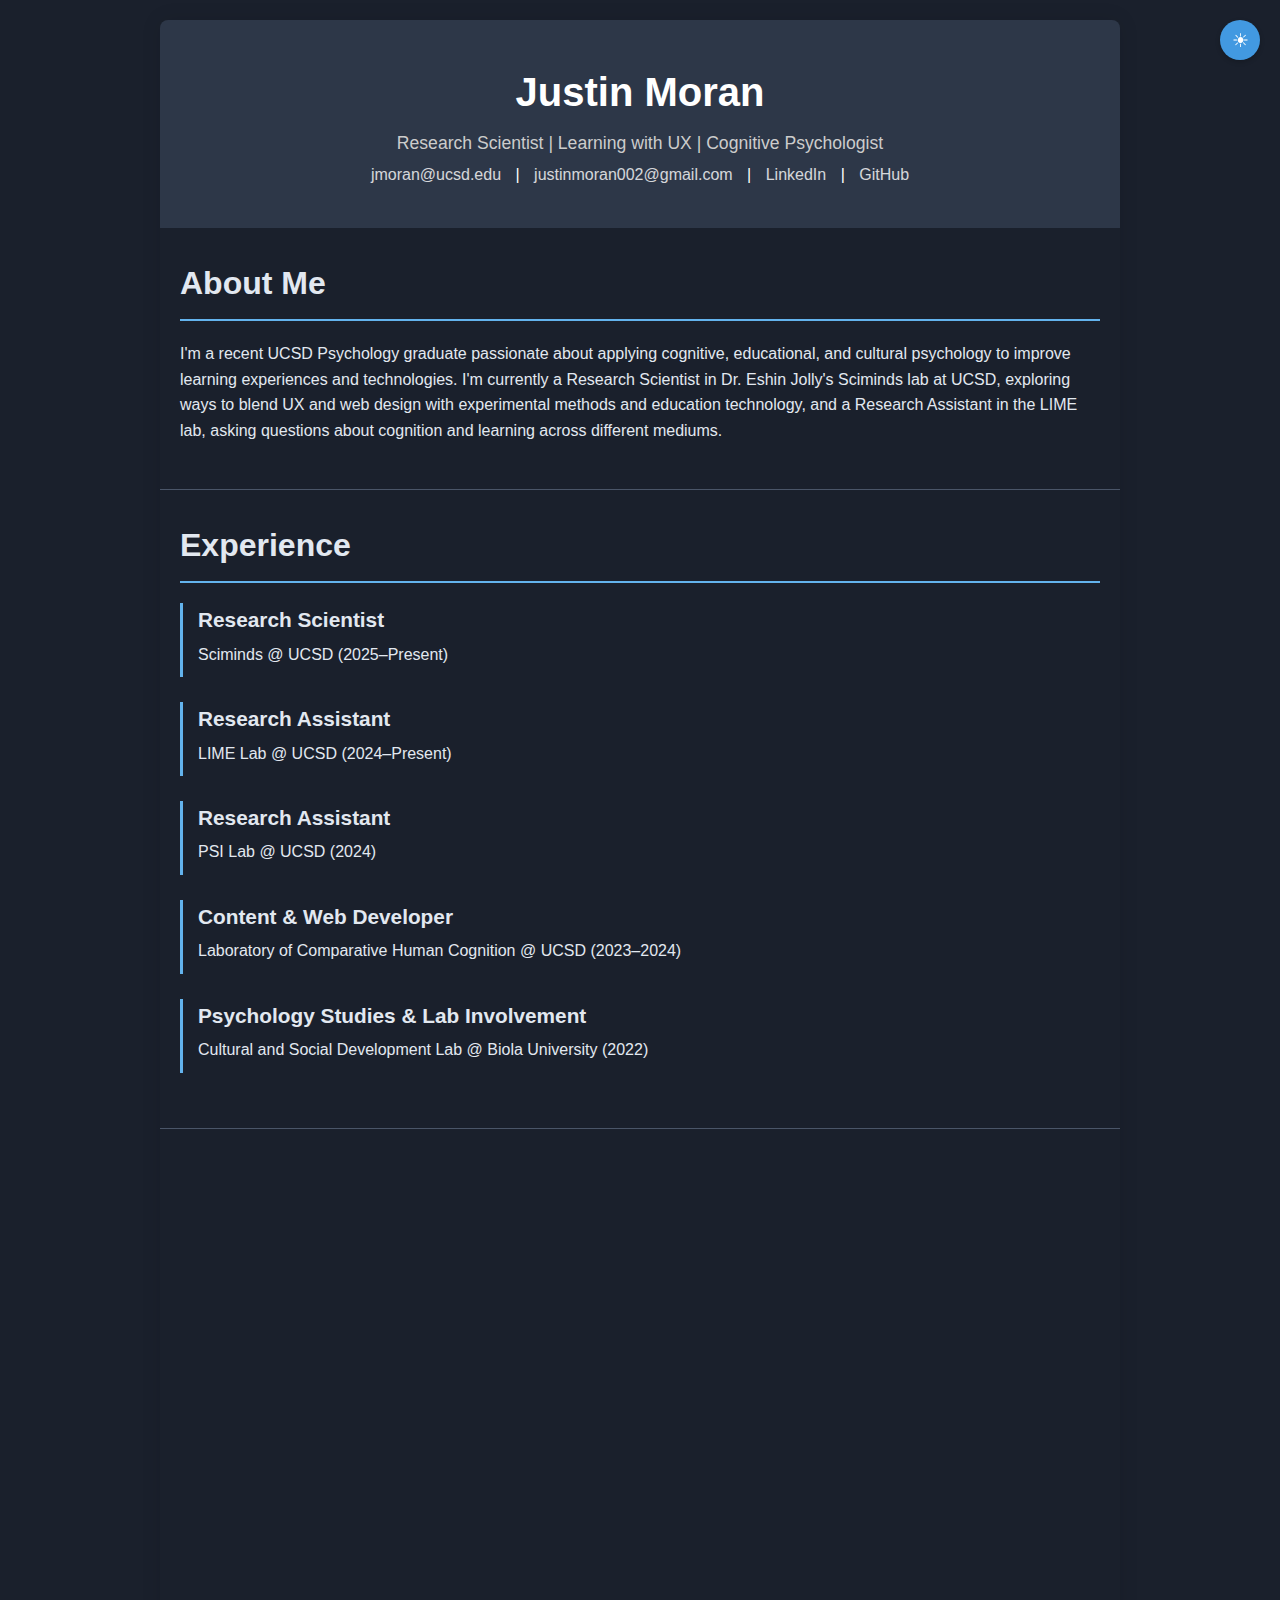
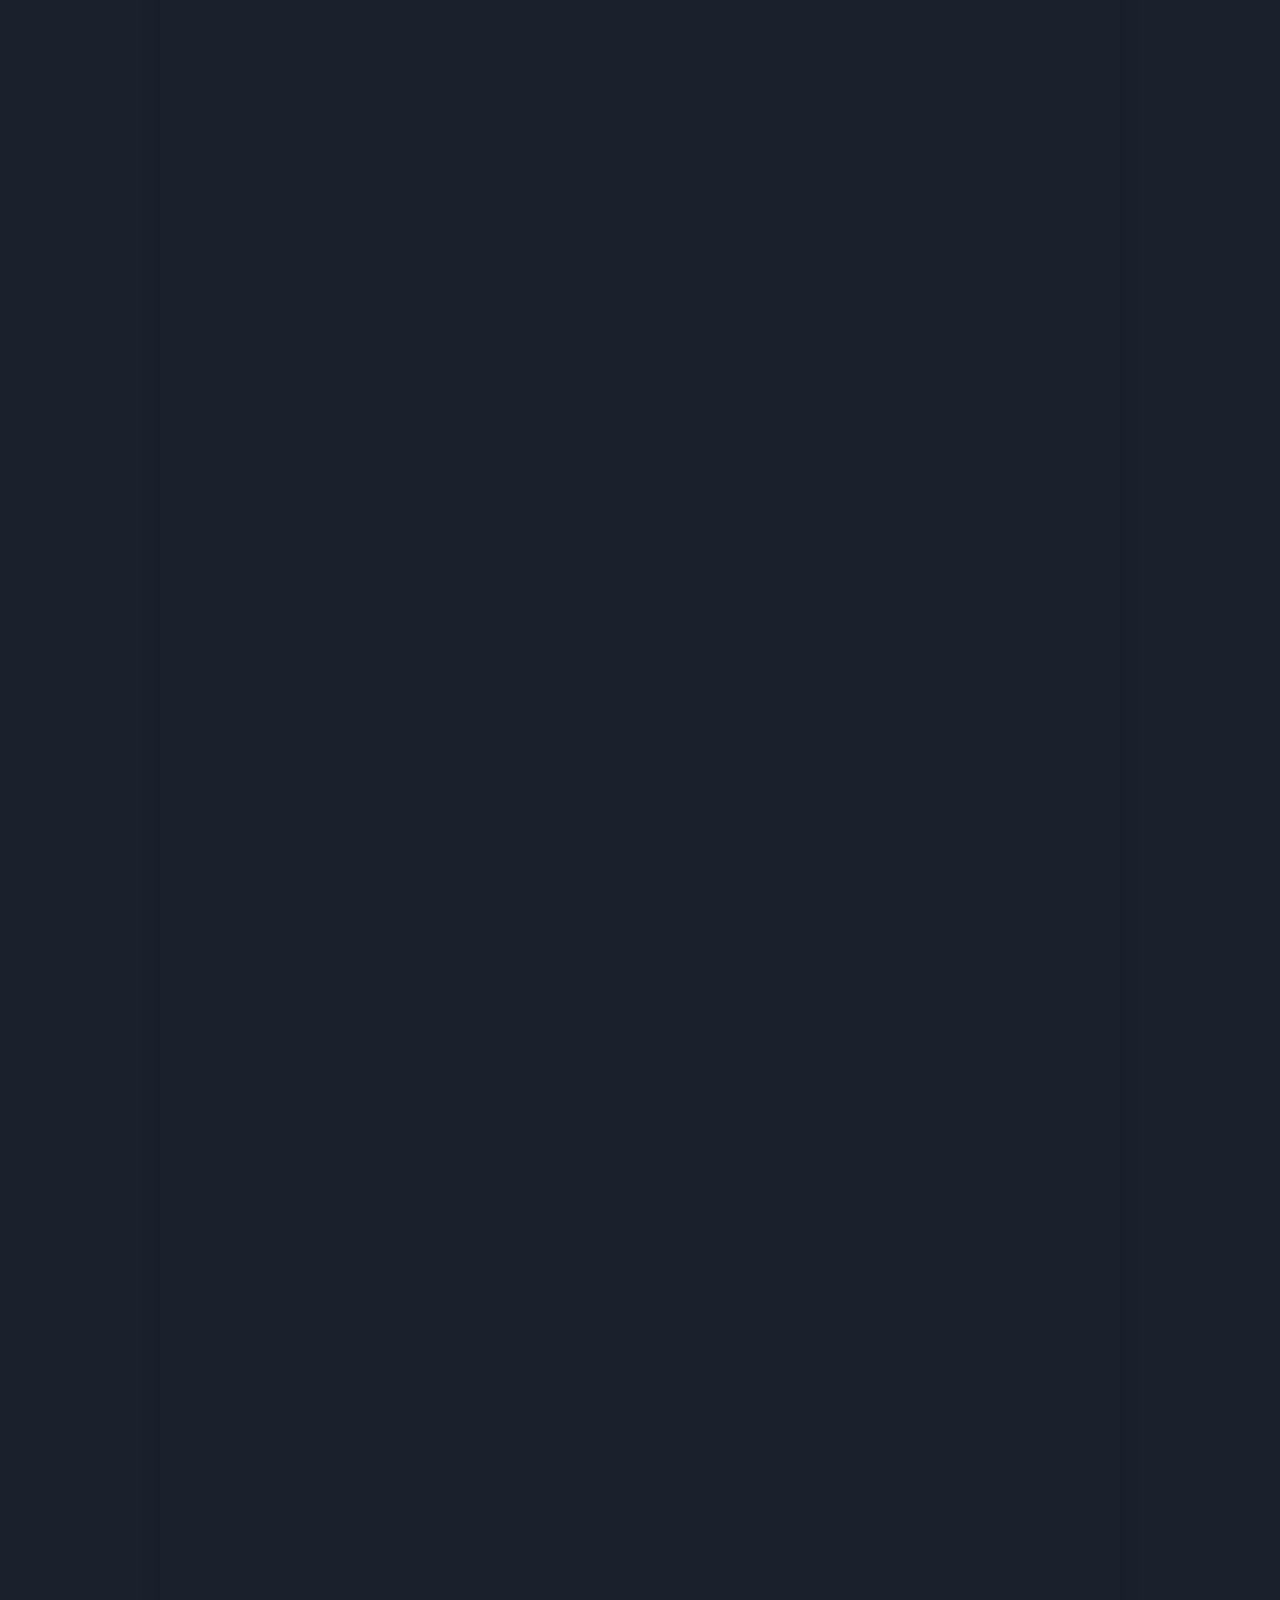
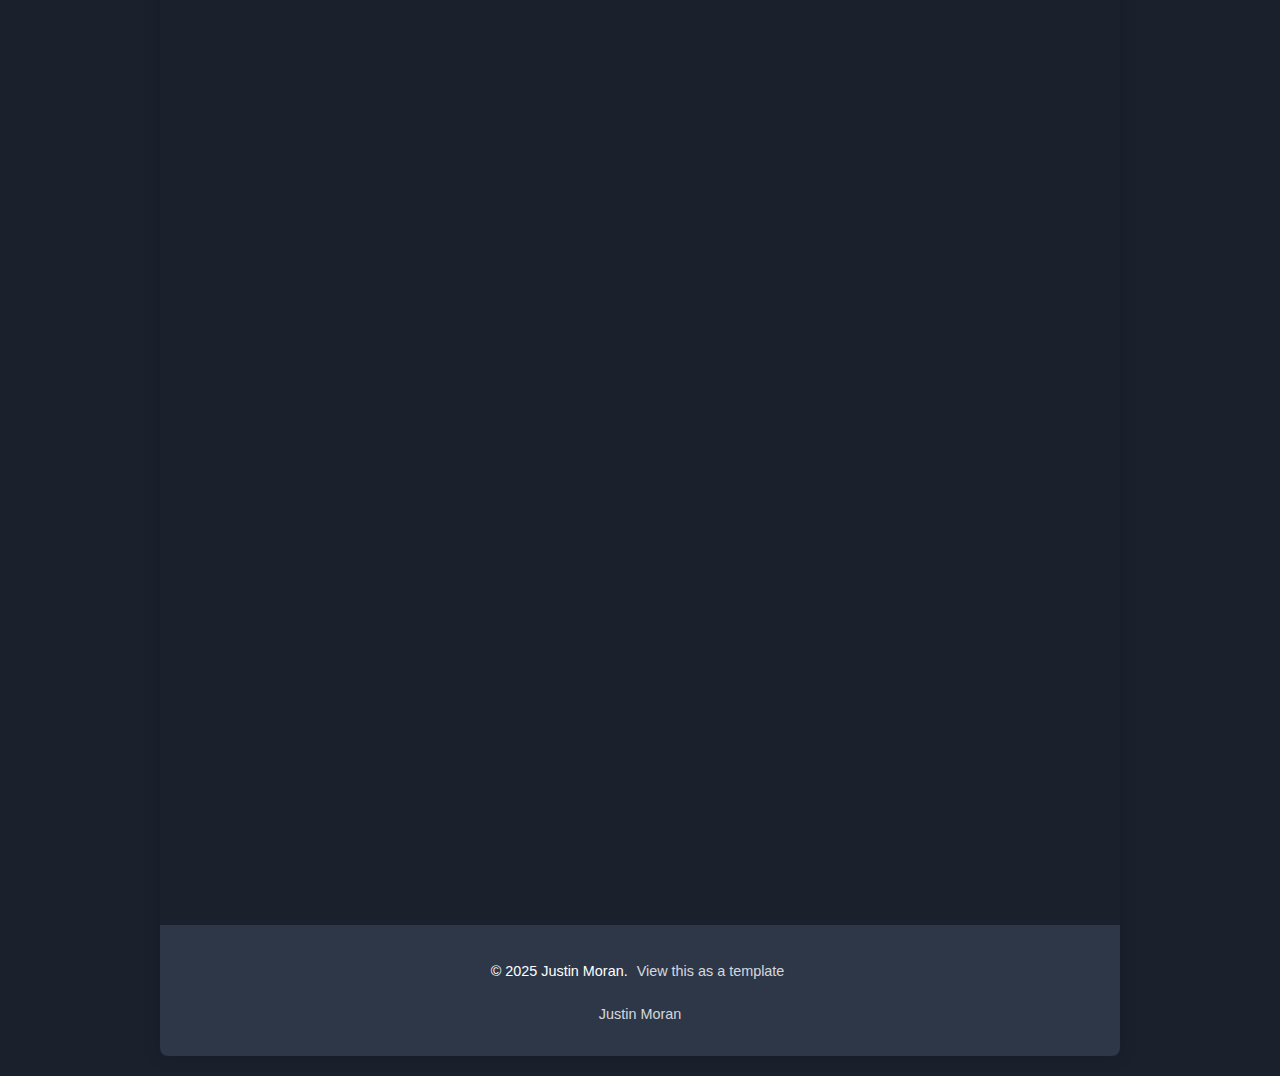
<file: index.html>
<!DOCTYPE html>
<html lang="en">
<head>
    <meta charset="UTF-8">
    <meta name="viewport" content="width=device-width, initial-scale=1.0">
    <title>Justin Moran - Interactive CV</title>
    <meta name="description" content="Justin Moran's interactive curriculum vitae, showcasing experience in research, web development, and psychology, with a focus on learning technologies.">
    <link rel="icon" href="favicon.ico" type="image/x-icon">
    <style>
        :root {
            --background-color: #f4f4f4;
            --text-color: #333;
            --header-bg: #333;
            --header-text: #fff;
            --section-border: #e0e0e0;
            --section-title-border: #007bff;
            --skill-bg: #007bff;
            --skill-text: #fff;
            --link-color: #007bff;
            --link-hover-color: #0056b3;
            --button-bg: #007bff;
            --button-text: #fff;
            --button-hover-bg: #0056b3;
            --input-border: #ccc;
            --input-bg: #fff;
            --error-color: #dc3545; /* Color for validation errors */
        }

        .dark-mode {
            --background-color: #1a202c;
            --text-color: #e2e8f0;
            --header-bg: #2d3748;
            --header-text: #fff;
            --section-border: #4a5568;
            --section-title-border: #63b3ed;
            --skill-bg: #4299e1;
            --skill-text: #fff;
            --link-color: #63b3ed;
            --link-hover-color: #3182ce;
            --button-bg: #4299e1;
            --button-text: #fff;
            --button-hover-bg: #3182ce;
            --input-border: #4a5568;
            --input-bg: #2d3748;
            --error-color: #f8d7da; /* Lighter error color for dark mode */
        }

        body {
            font-family: sans-serif;
            line-height: 1.6;
            margin: 0;
            padding: 0;
            background-color: var(--background-color);
            color: var(--text-color);
            transition: background-color 0.3s ease, color 0.3s ease;
        }

        .container {
            width: 90%;
            max-width: 960px;
            margin: 20px auto;
            overflow: hidden;
            background: var(--background-color); /* Use background variable */
            box-shadow: 0 0 20px rgba(0, 0, 0, 0.1);
            border-radius: 8px;
        }

        header {
            background-color: var(--header-bg);
            color: var(--header-text);
            padding: 40px 20px;
            text-align: center;
        }

        header h1 {
            margin: 0;
            font-size: 2.5em;
        }

        header p {
            margin: 5px 0;
            font-size: 1.1em;
            color: #ccc;
        }

        .contact-info a {
            color: var(--header-text);
            text-decoration: none;
            margin: 0 10px;
            opacity: 0.8;
            transition: opacity 0.3s ease;
        }

        .contact-info a:hover {
            opacity: 1;
            text-decoration: underline;
        }

        section {
            padding: 30px 20px;
            border-bottom: 1px solid var(--section-border);
            opacity: 0; /* Initial state for animation */
            transform: translateY(20px); /* Initial state for animation */
            transition: opacity 0.6s ease-out, transform 0.6s ease-out;
        }
         section.visible {
            opacity: 1;
            transform: translateY(0);
        }

        section:last-child {
            border-bottom: none;
        }

        section h2 {
            color: var(--text-color);
            font-size: 2em;
            margin-top: 0;
            margin-bottom: 20px;
            border-bottom: 2px solid var(--section-title-border);
            padding-bottom: 10px;
        }

        .experience-item, .education-item, .portfolio-item {
            margin-bottom: 25px;
            padding-left: 15px;
            border-left: 3px solid var(--section-title-border);
        }

        .experience-item h3, .education-item h3, .portfolio-item h3 {
            margin: 0 0 5px 0;
            font-size: 1.3em;
            color: var(--text-color);
        }
         .experience-item p, .education-item p, .portfolio-item p {
            margin: 5px 0;
            color: var(--text-color);
        }
        /* Style for links within experience items */
        .experience-item a {
             color: var(--text-color); /* Inherit text color */
             text-decoration: none;
             transition: color 0.3s ease;
        }
        .experience-item a:hover {
             color: var(--link-hover-color); /* Use link hover color */
             text-decoration: underline;
        }

        /* Styling for the experience details dropdown */
        .experience-details {
            margin-top: 10px;
            padding-left: 10px;
            border-left: 2px solid var(--section-border);
            overflow: hidden; /* Hide overflow content */
            max-height: 0; /* Start hidden */
            opacity: 0;
            transition: max-height 0.5s ease-in-out, opacity 0.5s ease-in-out;
        }

        /* Show experience details on hover of the parent experience-item */
        .experience-item:hover .experience-details {
            max-height: 500px; /* Adjust as needed to fit content */
            opacity: 1;
        }

        /* Remove button styling as it's no longer used for hover */
        .toggle-details-button {
           display: none; /* Hide the button */
        }


        /* Styling for skill categories and list */
        .skill-category {
            margin-bottom: 15px;
            border-left: 3px solid var(--section-title-border); /* Match experience item styling */
            padding-left: 15px;
        }

        .skill-category h3 {
            margin: 0 0 5px 0;
            font-size: 1.1em; /* Smaller font size for category title */
            color: var(--text-color);
            cursor: pointer; /* Indicate it's interactive */
             /* Add a small arrow or indicator if desired */
             /* content: '▼'; */
             /* margin-left: 5px; */
        }

        .skill-list-details {
            margin-top: 10px;
            padding-left: 0; /* Remove left padding here */
            border-left: none; /* Remove border here */
            overflow: hidden;
            max-height: 0; /* Start hidden */
            opacity: 0;
            transition: max-height 0.5s ease-in-out, opacity 0.5s ease-in-out;
        }

        /* Show skill details on hover of the H3 (less sensitive) */
        .skill-category h3:hover + .skill-list-details {
             max-height: 500px; /* Adjust as needed */
             opacity: 1;
        }

         /* Show skill details when the skill-category is clicked (for touch/mobile) */
         .skill-category.active .skill-list-details {
             max-height: 500px; /* Adjust as needed */
             opacity: 1;
         }


        .skill-list-details ul {
            list-style: none; /* Remove default bullets */
            padding: 0;
            margin: 0;
            display: flex; /* Use flexbox for bubbles */
            flex-wrap: wrap;
            gap: 8px; /* Space between bubbles */
        }

        .skill-list-details li {
             background: var(--skill-bg); /* Apply bubble background */
             color: var(--skill-text); /* Apply bubble text color */
             padding: 5px 10px; /* Padding inside bubbles */
             border-radius: 15px; /* Rounded corners for bubbles */
             font-size: 0.9em; /* Smaller font size for bubbles */
             transition: background-color 0.3s ease;
             flex-shrink: 0; /* Prevent shrinking */
        }
         .dark-mode .skill-list-details li {
             background: var(--skill-bg); /* Ensure dark mode skill bg is applied */
         }


        .portfolio-item {
             margin-bottom: 25px;
             padding-left: 0; /* Remove left padding */
             border-left: none; /* Remove border */
        }

        .portfolio-item h3 {
             margin: 0 0 5px 0;
             font-size: 1.3em;
             color: var(--text-color);
        }
         .portfolio-item p {
             margin: 5px 0;
             color: var(--text-color);
         }
         .portfolio-item a {
              color: var(--link-color);
              text-decoration: none;
              transition: color 0.3s ease;
         }
         .portfolio-item a:hover {
              color: var(--link-hover-color);
              text-decoration: underline;
         }


        #contact form {
             display: grid;
             gap: 15px;
        }
        #contact input, #contact textarea {
             width: 100%;
             padding: 12px;
             border: 1px solid var(--input-border);
             border-radius: 4px;
             background-color: var(--input-bg);
             color: var(--text-color);
             transition: border-color 0.3s ease, background-color 0.3s ease;
             box-sizing: border-box; /* Include padding in width */
        }
        #contact button {
             background-color: var(--button-bg);
             color: var(--button-text);
             padding: 12px 20px;
             border: none;
             border-radius: 4px;
             cursor: pointer;
             font-size: 1em;
             transition: background-color 0.3s ease;
        }
        #contact button:hover {
             background-color: var(--button-hover-bg);
        }

        .form-message {
            margin-top: 10px;
            padding: 10px;
            border-radius: 4px;
            font-size: 0.9em;
            text-align: center;
        }

        .form-message.success {
            background-color: #d4edda;
            color: #155724;
            border: 1px solid #c3e6cb;
        }

        .form-message.error {
            background-color: #f8d7da;
            color: #721c24;
            border: 1px solid #f5c6cb;
        }
         .dark-mode .form-message.success {
             background-color: #28a745;
             color: #fff;
             border-color: #28a745;
         }
          .dark-mode .form-message.error {
             background-color: #dc3545;
             color: #fff;
             border-color: #dc3545;
         }


        footer {
            background-color: var(--header-bg);
            color: var(--header-text);
            padding: 30px 20px;
            text-align: center;
            font-size: 0.9em; /* Smaller font for footer text */
        }
         footer p {
             margin: 5px 0;
         }
         footer a {
             color: var(--header-text);
             text-decoration: none;
             margin: 0 5px;
             opacity: 0.8;
             transition: opacity 0.3s ease;
         }
         footer a:hover {
             opacity: 1;
             text-decoration: underline;
         }

        /* CSS to center the LinkedIn badge container */
         footer .linkedin-badge-container {
             display: flex;
             justify-content: center;
             margin-top: 20px; /* Space above LinkedIn badge */
         }


        .theme-toggle {
            position: fixed;
            top: 20px;
            right: 20px;
            background-color: var(--button-bg);
            color: var(--button-text);
            border: none;
            border-radius: 50%;
            width: 40px;
            height: 40px;
            cursor: pointer;
            font-size: 1.2em;
            display: flex;
            justify-content: center;
            align-items: center;
            box-shadow: 0 2px 5px rgba(0,0,0,0.2);
            z-index: 1000;
            transition: background-color 0.3s ease;
        }
         .theme-toggle:hover {
             background-color: var(--button-hover-bg);
         }

    </style>
</head>
<body>
    <button class="theme-toggle" id="theme-toggle" aria-label="Toggle light and dark mode">
        ☀︎
    </button>

    <div class="container">
        <header>
            <h1>Justin Moran</h1>
            <p>Research Scientist | Learning with UX | Cognitive Psychologist</p>
            <div class="contact-info">
                <a href="mailto:jmoran@ucsd.edu">jmoran@ucsd.edu</a> | <a href="mailto:justinmoran002@gmail.com">justinmoran002@gmail.com</a> |
                <a href="https://www.linkedin.com/in/thisisjustinmoran" target="_blank" rel="noopener noreferrer">LinkedIn</a> |
                <a href="https://github.com/kyaneos/" target="_blank" rel="noopener noreferrer">GitHub</a>
            </div>
        </header>

        <section id="about">
            <h2>About Me</h2>
            <p>
                I'm a recent UCSD Psychology graduate passionate about applying cognitive, educational, and cultural psychology to improve learning experiences and technologies. I'm currently a Research Scientist in Dr. Eshin Jolly's Sciminds lab at UCSD, exploring ways to blend UX and web design with experimental methods and education technology, and a Research Assistant in the LIME lab, asking questions about cognition and learning across different mediums.
            </p>
        </section>

        <section id="experience">
            <h2>Experience</h2>
            <div class="experience-item">
                <h3>Research Scientist</h3>
                <p><a href="https://eshinjolly.com/lab/" target="_blank" rel="noopener noreferrer">Sciminds @ UCSD</a> (2025–Present)</p>
                 <div class="experience-details">
                    <p>Lead projects on online cognition tools, including developing video games as a platform for social cognition research.</p>
                    <p>PI: Eshin Jolly, PhD, Cognitive Neuroscience, Assistant Professor of Psychology - UC San Diego</p>
                </div>
            </div>
            <div class="experience-item">
                <h3>Research Assistant</h3>
                <p><a href="https://www.lime-lab-ucsd.com/" target="_blank" rel="noopener noreferrer">LIME Lab @ UCSD</a> (2024–Present)</p>
                <div class="experience-details">
                    <p>Working with grad students and honors student on their projects. Researching how preconceptions of how much information an individual knows about a subject affects how they subsequently study and recall information about that subject. Researching if judgements of learning during restudy surpasses the benefits of retrieval practice following a typical testing effect paradigm. Researching dual theory of processing in simulated environments. Researching subsumptive learning within a STEM context.</p>
                    <p>PI: Dr. Emma Geller, PhD, Cognitive Psychology, Associate Teaching Professor of Psychology - UC San Diego</p>
                    <p>Project Leads: Inez Zung, Alejandro Carranza, Hana Nguyen</p>
                </div>
            </div>
            <div class="experience-item">
                <h3>Research Assistant</h3>
                <p><a href="https://pilegard.ucsd.edu/psilab" target="_blank" rel="noopener noreferrer">PSI Lab @ UCSD</a> (2024)</p>
                 <div class="experience-details">
                     <p>Working with honors student, researching how body language and gestures indicating cause and effect impact retention of causal science lessons.</p>
                     <p>PI: Dr. Celeste Pilegard, PhD, Psychological and Brain Sciences, Associate Teaching Professor of Psychology - UC San Diego</p>
                     <p>Project Lead: Alan Lopez</p>
                 </div>
            </div>
            <div class="experience-item">
                <h3>Content & Web Developer</h3>
                <p><a href="https://lchcautobio.ucsd.edu/justin-moran/" target="_blank" rel="noopener noreferrer">Laboratory of Comparative Human Cognition @ UCSD</a> (2023–2024)</p>
                 <div class="experience-details">
                     <p>Developed, maintained, and wrote content for the laboratory website. Also engaged in literature reviews, helped PI and associates organize information for a cultural psychology book they were writing, attended seminars with leading professionals in the field, created graphics, etc.</p>
                     <p>Director/Advisor: Dr. Michael Cole, PhD, Psychology and Human Development, Distinguished Professor of Communication - UC San Diego</p>
                     <p>Lead Developer/Advisor: Bruce Jones</p>
                 </div>
            </div>
            <div class="experience-item">
                <h3>Psychology Studies & Lab Involvement</h3>
                <p><a href="https://sites.google.com/biola.edu/culture-and-development-lab/home" target="_blank" rel="noopener noreferrer">Cultural and Social Development Lab @ Biola University</a> (2022)</p>
                 <div class="experience-details">
                     <p>Studied psychology for a summer and fall semester under cultural developmental psychologist Dr. Oscar Baldelomar. Involved in the Cultural and Social Development Lab. Cross cultural developmental psychology, adolescence and emerging adulthood, identity development, psychology and religion.</p>
                 </div>
            </div>
             </section>

        <section id="education">
            <h2>Education</h2>
            <div class="education-item">
                <h3>University of California, San Diego</h3>
                <p>B.A. Psychology, 2024 | GPA: 3.82, Provost Honors (2020–2024)</p>
            </div>
        </section>

        <section id="portfolio">
             <h2>Portfolio</h2>
             <div class="portfolio-item">
                 <h3>Scientific Method Learning Tool</h3>
                 <p>This open source tool helps learn about the scientific method, research methods in psychology, and basic cognitive psychology. The tool uses dual processing theory - combining visual and verbal learning to enhance understanding and retention. Built with HTML and CSS with a Python backend.</p>
                 <a href="https://scientificlearningtool.info/" target="_blank" rel="noopener noreferrer">Tool Link</a>
             </div>
             <div class="portfolio-item">
                 <h3>Interactive CV Website</h3>
                 <p>This project demonstrates a responsive and interactive CV website built with HTML, CSS, and JavaScript. It features dynamic sections, a dark mode toggle, and a contact form. An open source template version is also available for others to adapt.</p>
                 <a href="cv-template.html" target="_blank" rel="noopener noreferrer">Template Link</a>
             </div>
            <div class="portfolio-item">
                 <h3>San Diego Foraging Pokedex</h3>
                 <p>This interactive web application serves as a Pokedex-inspired guide to indigenous forageable foods found in the San Diego area. It features detailed plant entries including descriptions, identification tips, traditional Native American uses, key stats like availability and season, custom pixel art, and sound effects using Tone.js. Built with HTML, CSS, and JavaScript.</p>
                 <a href="https://kyaneos.github.io/sd-foraging-pokedex/" target="_blank" rel="noopener noreferrer">Foraging Pokedex Link</a>
             </div>
            <div class="portfolio-item">
                 <h3>DataCollect Pro</h3>
                 <p>Online data collection platform shell for researchers, featuring complete icon and logo system with custom SVG icons, accessibility compliant navigation and interactions, responsive design for all screen sizes, survey management system with dashboard, user profile and preferences management, data visualization and analytics components. Built with Svelte 5, SvelteKit 2.0, CSS, Vite, and npm package manager.</p>
                 <a href="https://kyaneos.github.io/datacollect-pro/" target="_blank" rel="noopener noreferrer">Demo Installation Instructions</a> | <a href="https://github.com/kyaneos/datacollect-pro" target="_blank" rel="noopener noreferrer">GitHub Link</a>
             </div>
              <div class="portfolio-item">
                 <h3>Pleiades</h3>
                 <p>This open-source web simulation visualizes the Pleiades star cluster and the peripheral vision effect. It simulates looking around a star field using mouse or touch input, demonstrating how faint objects can appear clearer in your peripheral vision. Built with HTML, CSS, and JavaScript, it includes an original background music composition for atmosphere.</p>
                 <a href="https://kyaneos.github.io/pleiades/" target="_blank" rel="noopener noreferrer">Simulation Link</a>
             </div>
         </section>


        <section id="skills">
            <h2>Skills</h2>
            <div class="skill-category">
                <h3>First Aid/CPR Certification</h3>
                <div class="skill-list-details">
                    <ul>
                        <li>American Red Cross</li>
                    </ul>
                </div>
            </div>
            <div class="skill-category">
                <h3>Language</h3>
                <div class="skill-list-details">
                    <ul>
                        <li>Limited working proficiency in Spanish</li>
                        <li>Limited working proficiency in Japanese</li>
                    </ul>
                </div>
            </div>
            <div class="skill-category">
                <h3>Learning Management Systems</h3>
                <div class="skill-list-details">
                    <ul>
                        <li>Canvas</li>
                        <li>Craft</li>
                    </ul>
                </div>
            </div>
            <div class="skill-category">
                <h3>Media Production</h3>
                <div class="skill-list-details">
                    <ul>
                        <li>video editing</li>
                        <li>photo editing</li>
                        <li>audio editing</li>
                        <li>sound design</li>
                        <li>poster design</li>
                        <li>Canva</li>
                    </ul>
                </div>
            </div>
            <div class="skill-category">
                <h3>Microsoft/Google Suite</h3>
                <div class="skill-list-details">
                    <ul>
                        <li>Word/Docs</li>
                        <li>Excel/Sheets</li>
                        <li>Powerpoint/Slides</li>
                    </ul>
                </div>
            </div>
            <div class="skill-category">
                <h3>Programming</h3>
                <div class="skill-list-details">
                    <ul>
                        <li>Python</li>
                        <li>HTML</li>
                        <li>CSS</li>
                        <li>R</li>
                        <li>Svelte</li>
                        <li>JavaScript</li>
                    </ul>
                </div>
            </div>
            <div class="skill-category">
                <h3>Psychology</h3>
                <div class="skill-list-details">
                    <ul>
                        <li>cognitive</li>
                        <li>educational</li>
                        <li>cultural</li>
                        <li>social</li>
                        <li>developmental</li>
                        <li>human-computer interaction</li>
                    </ul>
                </div>
            </div>
            <div class="skill-category">
                <h3>Research</h3>
                <div class="skill-list-details">
                    <ul>
                        <li>literature analysis</li>
                        <li>scholarly writing</li>
                        <li>formatting</li>
                        <li>data collection</li>
                        <li>data analysis</li>
                        <li>Qualtrics</li>
                    </ul>
                </div>
            </div>
            <div class="skill-category">
                <h3>Social Media Management</h3>
                <div class="skill-list-details">
                    <ul>
                        <li>business accounts</li>
                        <li>marketing</li>
                        <li>music industry</li>
                        <li>artist management</li>
                    </ul>
                </div>
            </div>
            <div class="skill-category">
                <h3>Statistics</h3>
                <div class="skill-list-details">
                    <ul>
                        <li>Minitab</li>
                        <li>Excel</li>
                        <li>Sheets</li>
                        <li>R</li>
                        <li>NumPy</li>
                        <li>SciPy</li>
                        <li>Pandas</li>
                    </ul>
                </div>
            </div>
            <div class="skill-category">
                <h3>Web Design</h3>
                <div class="skill-list-details">
                    <ul>
                        <li>user interfacing</li>
                        <li>user experience</li>
                        <li>wireframes</li>
                        <li>Figma</li>
                        <li>WordPress</li>
                        <li>HTML</li>
                        <li>CSS</li>
                        <li>JavaScript</li>
                        <li>SvelteKit</li>
                    </ul>
                </div>
            </div>
        </section>

        <section id="other-experience">
            <h2>Other Experience</h2>
             <div class="experience-item">
                <h3>Junior High Ministry Leader - Volunteer</h3>
                <p>North Coast Calvary Chapel</p>
                <p>Oct 2021 - June 2025</p>
                 <div class="experience-details">
                     <p>I assist the junior high ministry coordinator before, during, and after Sunday service. I also assist in leading Wednesday nights, preside over small group discussions, co-lead worship (music), provide myself as an accessible resource outside of all services as needed and at ministry-related events such as summer camp.</p>
                 </div>
            </div>
            <div class="experience-item">
                <h3>Assistant Tennis Professional - Part-time</h3>
                <p>El Camino Country Club</p>
                <p>2018 - 2019</p>
                <p>Oceanside, California, United States</p>
                 <div class="experience-details">
                    <p>Managed pro shop, registered members for court reservations and private/semi private lessons, organized weekly events, served as hitting partner, ran kids' summer clinics. Expected to treat all members personably and with a good attitude at all times, providing them with whatever services were immediately applicable.</p>
                 </div>
            </div>
            <div class="experience-item">
                <h3>Kids' Games Teacher - Volunteer</h3>
                <p>North Coast Calvary Chapel</p>
                <p>Jun 2014 - Jul 2019</p>
                 <div class="experience-details">
                     <p>I led and taught grade school kids in various subjects and sports such as science, soccer, basketball, etc.</p>
                 </div>
            </div>
        </section>

        <section id="contact">
            <h2>Contact Me</h2>
             <form id="contact-form" action="https://formspree.io/f/xldbenol" method="POST">
                 <input type="text" name="name" placeholder="Your Name" required aria-label="Your Name">
                 <input type="email" name="email" placeholder="Your Email" required aria-label="Your Email">
                 <textarea name="message" placeholder="Your Message" required rows="6" aria-label="Your Message"></textarea>
                 <button type="submit">Send Message</button>
                 <div id="form-status" class="form-message" aria-live="polite"></div>
             </form>
        </section>

        <footer>
            <p>&copy; 2025 Justin Moran. <a href="cv-template.html" target="_blank" rel="noopener noreferrer">View this as a template</a></p>
            <div class="linkedin-badge-container">
                <div class="badge-base LI-profile-badge" data-locale="en_US" data-size="medium" data-theme="dark" data-type="VERTICAL" data-vanity="thisisjustinmoran" data-version="v1">
                    <a class="badge-base__link LI-simple-link" href="https://www.linkedin.com/in/thisisjustinmoran?trk=profile-badge">Justin Moran</a>
                </div>
            </div>
        </footer>
    </div>

    <script type="text/javascript" src="https://platform.linkedin.com/badges/js/profile.js" async defer></script>

    <script>
        const themeToggleBtn = document.getElementById('theme-toggle');
        const htmlElement = document.documentElement;

        // Check local storage for theme preference
        const currentTheme = localStorage.getItem('theme');

        // Default to dark mode if no theme is stored
        if (!currentTheme) {
            htmlElement.classList.add('dark-mode');
            themeToggleBtn.textContent = '☀︎'; // Sun icon for dark mode
            const linkedinBadge = document.querySelector('.LI-profile-badge');
            if (linkedinBadge) {
               linkedinBadge.setAttribute('data-theme', 'dark'); // Default badge theme
            }
        } else {
             // Apply stored theme
            htmlElement.classList.add(currentTheme);
            if (currentTheme === 'dark-mode') {
                themeToggleBtn.textContent = '☀︎'; // Sun icon for dark mode
                 const linkedinBadge = document.querySelector('.LI-profile-badge');
                 if (linkedinBadge) {
                     linkedinBadge.setAttribute('data-theme', 'dark');
                 }

            } else {
                 htmlElement.classList.remove('dark-mode');
                 htmlElement.classList.add('light-mode');
                 themeToggleBtn.textContent = '☾'; // Change to moon
                 const linkedinBadge = document.querySelector('.LI-profile-badge');
                 if (linkedinBadge) {
                     linkedinBadge.setAttribute('data-theme', 'light');
                 }
            }
        }


        themeToggleBtn.addEventListener('click', () => {
            if (htmlElement.classList.contains('light-mode')) {
                htmlElement.classList.remove('light-mode');
                htmlElement.classList.add('dark-mode');
                themeToggleBtn.textContent = '☀︎'; // Change to sun
                localStorage.setItem('theme', 'dark-mode');
                // Attempt to update LinkedIn badge theme (might require re-initialization if badge JS supports it)
                const linkedinBadge = document.querySelector('.LI-profile-badge');
                 if (linkedinBadge) {
                    linkedinBadge.setAttribute('data-theme', 'dark');
                 }


            } else {
                htmlElement.classList.remove('dark-mode');
                htmlElement.classList.add('light-mode');
                themeToggleBtn.textContent = '☾'; // Change to moon
                localStorage.setItem('theme', 'light-mode');
                 // Attempt to update LinkedIn badge theme
                 const linkedinBadge = document.querySelector('.LI-profile-badge');
                 if (linkedinBadge) {
                     linkedinBadge.setAttribute('data-theme', 'light');
                 }
            }
        });

         // Simple Intersection Observer for fade-in animation on scroll
         const sections = document.querySelectorAll('section');

         const observer = new IntersectionObserver((entries) => {
             entries.forEach(entry => {
                 if (entry.isIntersecting) {
                     entry.target.classList.add('visible');
                     // Optionally, unobserve after revealing
                     // observer.unobserve(entry.target);
                 } else {
                     // Optional: remove 'visible' class when section is out of view
                      // entry.target.classList.remove('visible');
                 }
             });
         }, {
             threshold: 0.2, // Trigger when 20% of the section is visible
              rootMargin: "0px 0px -50px 0px" // Adjust the viewport bottom margin
         });

         sections.forEach(section => {
             observer.observe(section);
         });


        // Add click functionality for skill categories on touch devices
        document.addEventListener('DOMContentLoaded', () => {
             const skillCategories = document.querySelectorAll('.skill-category h3');

             skillCategories.forEach(categoryTitle => {
                 // Check if it's a touch device or narrow screen (can adjust max-width)
                 const isTouchDevice = ('ontouchstart' in window) || (navigator.maxTouchPoints > 0) || (navigator.msMaxTouchPoints > 0);
                 const isMobileView = window.matchMedia("(max-width: 768px)").matches;


                 if (isTouchDevice || isMobileView) {
                     categoryTitle.style.cursor = 'pointer'; // Ensure cursor indicates interactivity
                     categoryTitle.addEventListener('click', function() {
                         // Find the parent skill-category and toggle the 'active' class
                         this.parentElement.classList.toggle('active');
                     });
                 }
             });
         });

         // Client-Side Form Validation and Submission Handling
         const contactForm = document.getElementById('contact-form');
         const formStatus = document.getElementById('form-status');

         contactForm.addEventListener('submit', async function(event) {
             event.preventDefault(); // Prevent default form submission

             formStatus.textContent = ''; // Clear previous messages
             formStatus.className = 'form-message'; // Reset message class

             const nameInput = contactForm.elements['name'];
             const emailInput = contactForm.elements['email'];
             const messageInput = contactForm.elements['message'];

             // Basic Validation Checks
             if (nameInput.value.trim() === '' || emailInput.value.trim() === '') {
                 displayFormStatus('Please fill out all required fields.', 'error');
                 return;
             }

             // Simple Email Format Validation
             const emailRegex = /^[^\s@]+@[^\s@]+\.[^\s@]+$/;
             if (!emailRegex.test(emailInput.value.trim())) {
                 displayFormStatus('Please enter a valid email address.', 'error');
                 return;
             }

             // If validation passes, submit the form using fetch
             const formData = new FormData(contactForm);

             try {
                 const response = await fetch(contactForm.action, {
                     method: 'POST',
                     body: formData,
                     headers: {
                         'Accept': 'application/json'
                     }
                 });

                 if (response.ok) {
                     displayFormStatus('Thank you! Your message has been sent.', 'success');
                     contactForm.reset(); // Clear the form
                 } else {
                     // Handle server errors or Formspree issues
                     const data = await response.json();
                     if (data.errors) {
                         displayFormStatus(data.errors.map(error => error.message).join(', '), 'error');
                     } else {
                         displayFormStatus('Oops! There was a problem sending your message.', 'error');
                     }
                 }
             } catch (error) {
                 // Handle network errors
                 displayFormStatus('Oops! There was a network error.', 'error');
                 console.error('Network error:', error);
             }
         });

         function displayFormStatus(message, type) {
             formStatus.textContent = message;
             formStatus.classList.add(type);
         }


    </script>
</body>
</html>
</file>
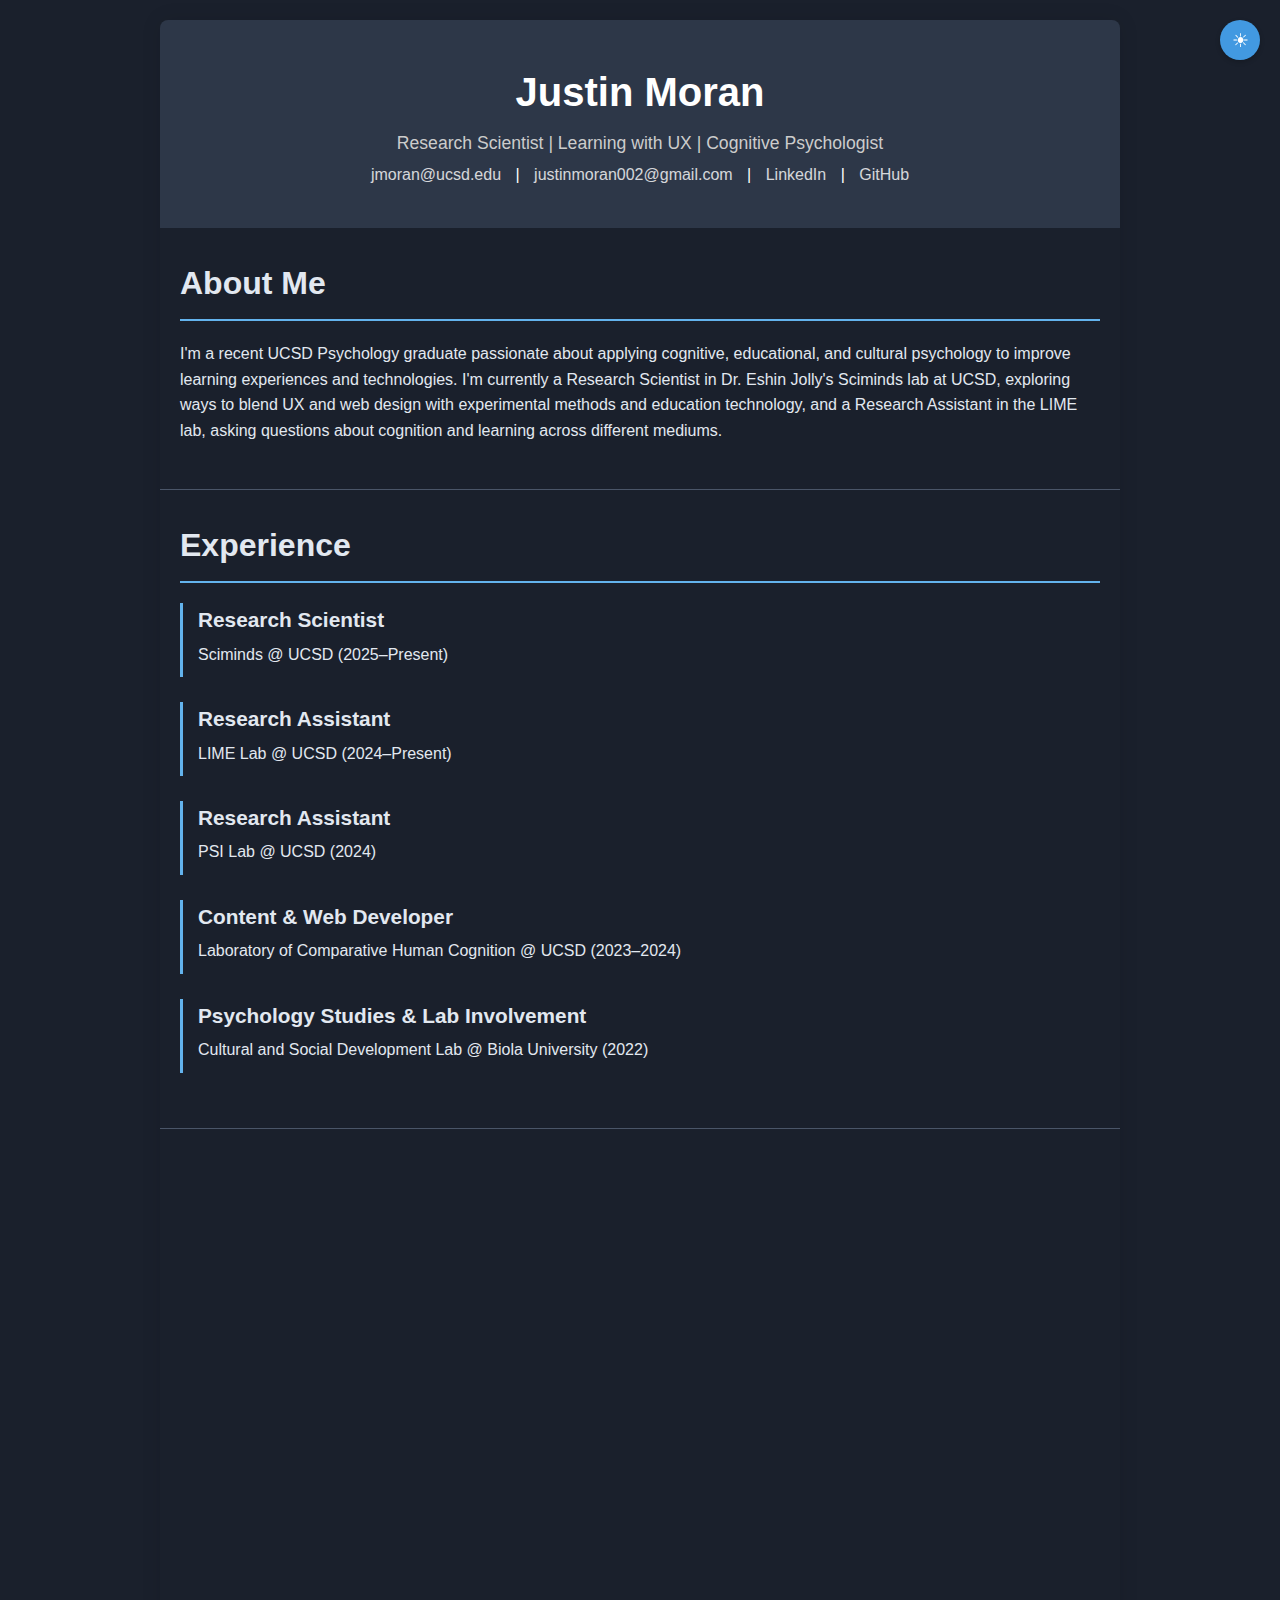
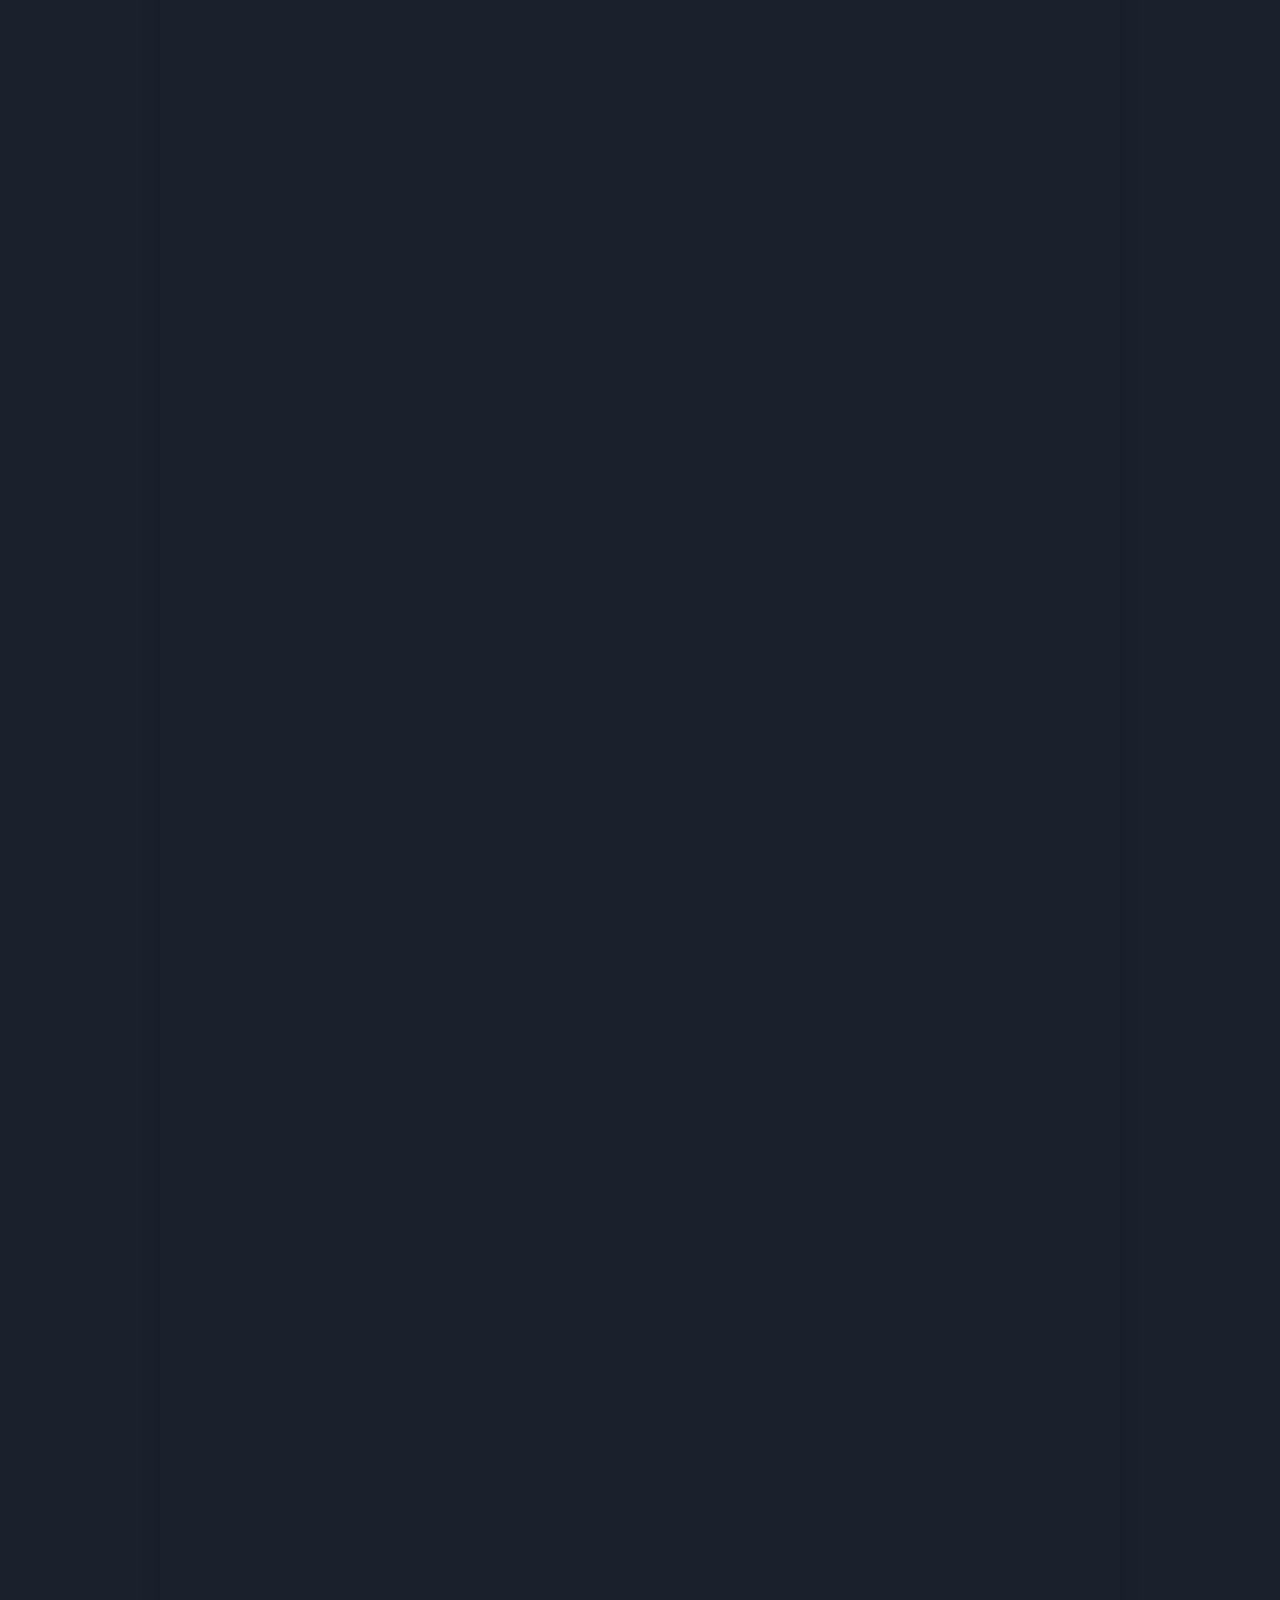
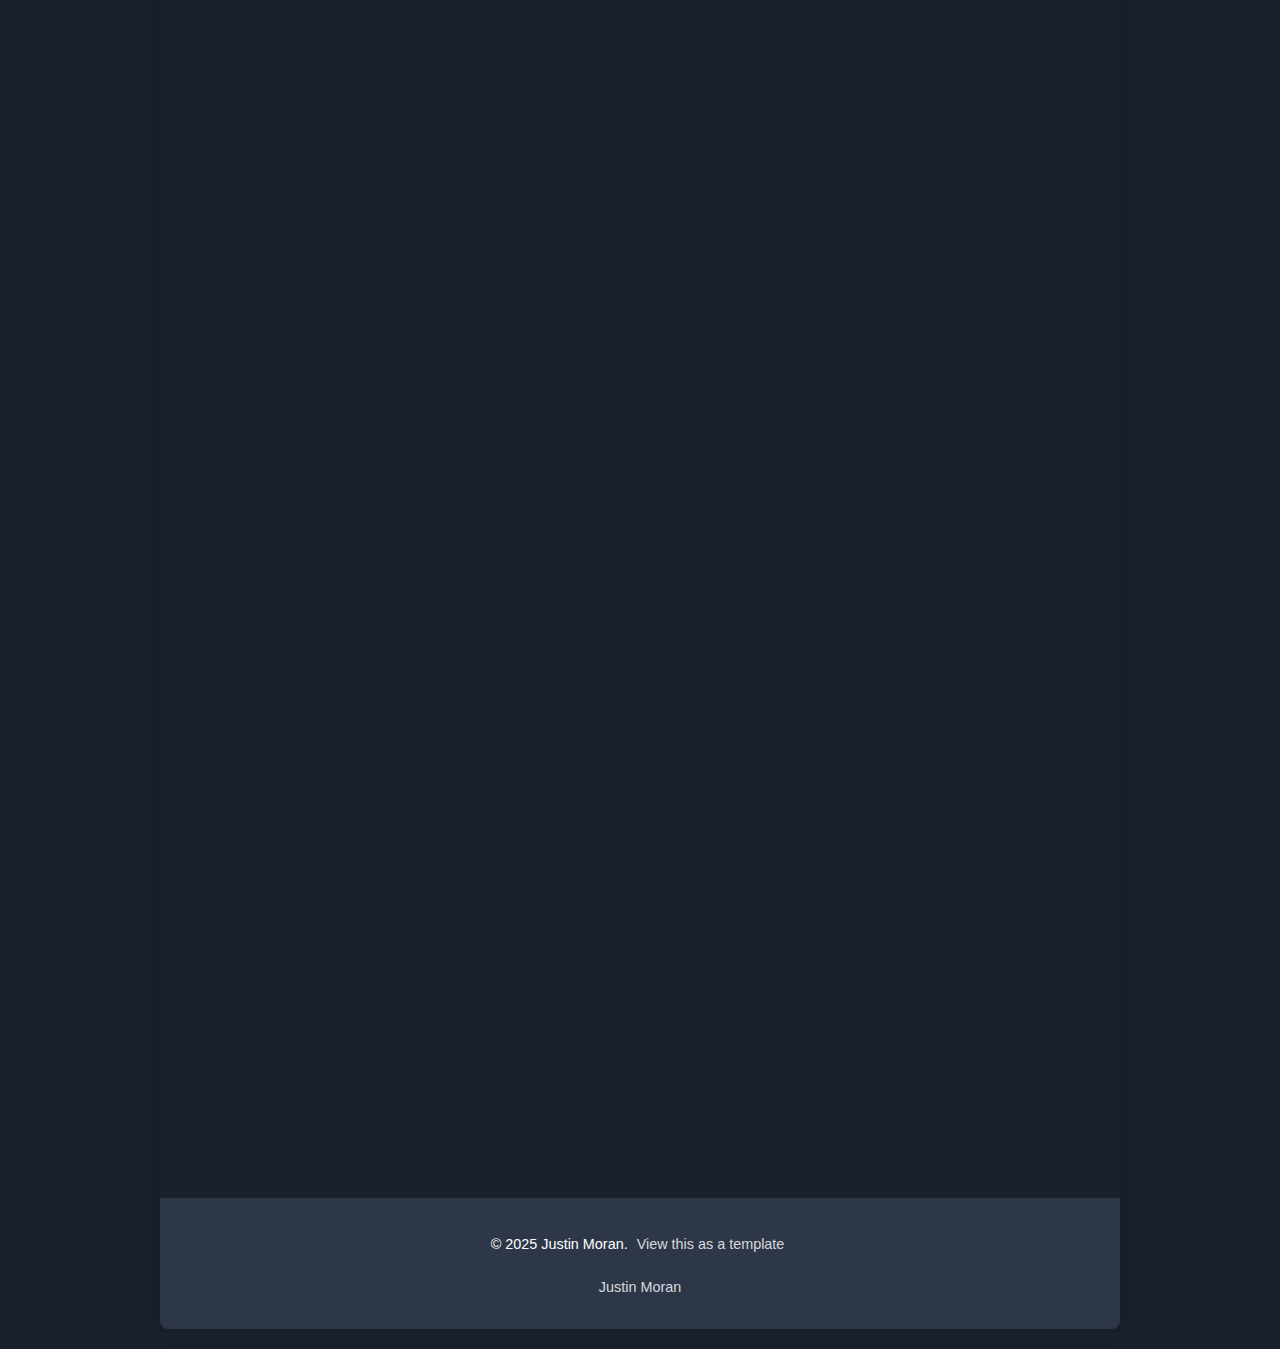
<file: interactive/index.html>
<!DOCTYPE html>
<html lang="en">
<head>
    <meta charset="UTF-8">
    <meta name="viewport" content="width=device-width, initial-scale=1.0">
    <title>Justin Moran - Interactive CV</title>
    <meta name="description" content="Justin Moran's interactive curriculum vitae, showcasing experience in research, web development, and psychology, with a focus on learning technologies.">
    <link rel="icon" href="favicon.ico" type="image/x-icon">
    <style>
        :root {
            --background-color: #f4f4f4;
            --text-color: #333;
            --header-bg: #333;
            --header-text: #fff;
            --section-border: #e0e0e0;
            --section-title-border: #007bff;
            --skill-bg: #007bff;
            --skill-text: #fff;
            --link-color: #007bff;
            --link-hover-color: #0056b3;
            --button-bg: #007bff;
            --button-text: #fff;
            --button-hover-bg: #0056b3;
            --input-border: #ccc;
            --input-bg: #fff;
            --error-color: #dc3545; /* Color for validation errors */
        }

        .dark-mode {
            --background-color: #1a202c;
            --text-color: #e2e8f0;
            --header-bg: #2d3748;
            --header-text: #fff;
            --section-border: #4a5568;
            --section-title-border: #63b3ed;
            --skill-bg: #4299e1;
            --skill-text: #fff;
            --link-color: #63b3ed;
            --link-hover-color: #3182ce;
            --button-bg: #4299e1;
            --button-text: #fff;
            --button-hover-bg: #3182ce;
            --input-border: #4a5568;
            --input-bg: #2d3748;
            --error-color: #f8d7da; /* Lighter error color for dark mode */
        }

        body {
            font-family: sans-serif;
            line-height: 1.6;
            margin: 0;
            padding: 0;
            background-color: var(--background-color);
            color: var(--text-color);
            transition: background-color 0.3s ease, color 0.3s ease;
        }

        .container {
            width: 90%;
            max-width: 960px;
            margin: 20px auto;
            overflow: hidden;
            background: var(--background-color); /* Use background variable */
            box-shadow: 0 0 20px rgba(0, 0, 0, 0.1);
            border-radius: 8px;
        }

        header {
            background-color: var(--header-bg);
            color: var(--header-text);
            padding: 40px 20px;
            text-align: center;
        }

        header h1 {
            margin: 0;
            font-size: 2.5em;
        }

        header p {
            margin: 5px 0;
            font-size: 1.1em;
            color: #ccc;
        }

        .contact-info a {
            color: var(--header-text);
            text-decoration: none;
            margin: 0 10px;
            opacity: 0.8;
            transition: opacity 0.3s ease;
        }

        .contact-info a:hover {
            opacity: 1;
            text-decoration: underline;
        }

        section {
            padding: 30px 20px;
            border-bottom: 1px solid var(--section-border);
            opacity: 0; /* Initial state for animation */
            transform: translateY(20px); /* Initial state for animation */
            transition: opacity 0.6s ease-out, transform 0.6s ease-out;
        }
         section.visible {
            opacity: 1;
            transform: translateY(0);
        }

        section:last-child {
            border-bottom: none;
        }

        section h2 {
            color: var(--text-color);
            font-size: 2em;
            margin-top: 0;
            margin-bottom: 20px;
            border-bottom: 2px solid var(--section-title-border);
            padding-bottom: 10px;
        }

        .experience-item, .education-item, .portfolio-item {
            margin-bottom: 25px;
            padding-left: 15px;
            border-left: 3px solid var(--section-title-border);
        }

        .experience-item h3, .education-item h3, .portfolio-item h3 {
            margin: 0 0 5px 0;
            font-size: 1.3em;
            color: var(--text-color);
        }
         .experience-item p, .education-item p, .portfolio-item p {
            margin: 5px 0;
            color: var(--text-color);
        }
        /* Style for links within experience items */
        .experience-item a {
             color: var(--text-color); /* Inherit text color */
             text-decoration: none;
             transition: color 0.3s ease;
        }
        .experience-item a:hover {
             color: var(--link-hover-color); /* Use link hover color */
             text-decoration: underline;
        }

        /* Styling for the experience details dropdown */
        .experience-details {
            margin-top: 10px;
            padding-left: 10px;
            border-left: 2px solid var(--section-border);
            overflow: hidden; /* Hide overflow content */
            max-height: 0; /* Start hidden */
            opacity: 0;
            transition: max-height 0.5s ease-in-out, opacity 0.5s ease-in-out;
        }

        /* Show experience details on hover of the parent experience-item */
        .experience-item:hover .experience-details {
            max-height: 500px; /* Adjust as needed to fit content */
            opacity: 1;
        }

        /* Remove button styling as it's no longer used for hover */
        .toggle-details-button {
           display: none; /* Hide the button */
        }


        /* Styling for skill categories and list */
        .skill-category {
            margin-bottom: 15px;
            border-left: 3px solid var(--section-title-border); /* Match experience item styling */
            padding-left: 15px;
        }

        .skill-category h3 {
            margin: 0 0 5px 0;
            font-size: 1.1em; /* Smaller font size for category title */
            color: var(--text-color);
            cursor: pointer; /* Indicate it's interactive */
             /* Add a small arrow or indicator if desired */
             /* content: '▼'; */
             /* margin-left: 5px; */
        }

        .skill-list-details {
            margin-top: 10px;
            padding-left: 0; /* Remove left padding here */
            border-left: none; /* Remove border here */
            overflow: hidden;
            max-height: 0; /* Start hidden */
            opacity: 0;
            transition: max-height 0.5s ease-in-out, opacity 0.5s ease-in-out;
        }

        /* Show skill details on hover of the H3 (less sensitive) */
        .skill-category h3:hover + .skill-list-details {
             max-height: 500px; /* Adjust as needed */
             opacity: 1;
        }

         /* Show skill details when the skill-category is clicked (for touch/mobile) */
         .skill-category.active .skill-list-details {
             max-height: 500px; /* Adjust as needed */
             opacity: 1;
         }


        .skill-list-details ul {
            list-style: none; /* Remove default bullets */
            padding: 0;
            margin: 0;
            display: flex; /* Use flexbox for bubbles */
            flex-wrap: wrap;
            gap: 8px; /* Space between bubbles */
        }

        .skill-list-details li {
             background: var(--skill-bg); /* Apply bubble background */
             color: var(--skill-text); /* Apply bubble text color */
             padding: 5px 10px; /* Padding inside bubbles */
             border-radius: 15px; /* Rounded corners for bubbles */
             font-size: 0.9em; /* Smaller font size for bubbles */
             transition: background-color 0.3s ease;
             flex-shrink: 0; /* Prevent shrinking */
        }
         .dark-mode .skill-list-details li {
             background: var(--skill-bg); /* Ensure dark mode skill bg is applied */
         }


        .portfolio-item {
             margin-bottom: 25px;
             padding-left: 0; /* Remove left padding */
             border-left: none; /* Remove border */
        }

        .portfolio-item h3 {
             margin: 0 0 5px 0;
             font-size: 1.3em;
             color: var(--text-color);
        }
         .portfolio-item p {
             margin: 5px 0;
             color: var(--text-color);
         }
         .portfolio-item a {
              color: var(--link-color);
              text-decoration: none;
              transition: color 0.3s ease;
         }
         .portfolio-item a:hover {
              color: var(--link-hover-color);
              text-decoration: underline;
         }


        #contact form {
             display: grid;
             gap: 15px;
        }
        #contact input, #contact textarea {
             width: 100%;
             padding: 12px;
             border: 1px solid var(--input-border);
             border-radius: 4px;
             background-color: var(--input-bg);
             color: var(--text-color);
             transition: border-color 0.3s ease, background-color 0.3s ease;
             box-sizing: border-box; /* Include padding in width */
        }
        #contact button {
             background-color: var(--button-bg);
             color: var(--button-text);
             padding: 12px 20px;
             border: none;
             border-radius: 4px;
             cursor: pointer;
             font-size: 1em;
             transition: background-color 0.3s ease;
        }
        #contact button:hover {
             background-color: var(--button-hover-bg);
        }

        .form-message {
            margin-top: 10px;
            padding: 10px;
            border-radius: 4px;
            font-size: 0.9em;
            text-align: center;
        }

        .form-message.success {
            background-color: #d4edda;
            color: #155724;
            border: 1px solid #c3e6cb;
        }

        .form-message.error {
            background-color: #f8d7da;
            color: #721c24;
            border: 1px solid #f5c6cb;
        }
         .dark-mode .form-message.success {
             background-color: #28a745;
             color: #fff;
             border-color: #28a745;
         }
          .dark-mode .form-message.error {
             background-color: #dc3545;
             color: #fff;
             border-color: #dc3545;
         }


        footer {
            background-color: var(--header-bg);
            color: var(--header-text);
            padding: 30px 20px;
            text-align: center;
            font-size: 0.9em; /* Smaller font for footer text */
        }
         footer p {
             margin: 5px 0;
         }
         footer a {
             color: var(--header-text);
             text-decoration: none;
             margin: 0 5px;
             opacity: 0.8;
             transition: opacity 0.3s ease;
         }
         footer a:hover {
             opacity: 1;
             text-decoration: underline;
         }

        /* CSS to center the LinkedIn badge container */
         footer .linkedin-badge-container {
             display: flex;
             justify-content: center;
             margin-top: 20px; /* Space above LinkedIn badge */
         }


        .theme-toggle {
            position: fixed;
            top: 20px;
            right: 20px;
            background-color: var(--button-bg);
            color: var(--button-text);
            border: none;
            border-radius: 50%;
            width: 40px;
            height: 40px;
            cursor: pointer;
            font-size: 1.2em;
            display: flex;
            justify-content: center;
            align-items: center;
            box-shadow: 0 2px 5px rgba(0,0,0,0.2);
            z-index: 1000;
            transition: background-color 0.3s ease;
        }
         .theme-toggle:hover {
             background-color: var(--button-hover-bg);
         }

    </style>
</head>
<body>
    <button class="theme-toggle" id="theme-toggle" aria-label="Toggle light and dark mode">
        ☀︎
    </button>

    <div class="container">
        <header>
            <h1>Justin Moran</h1>
            <p>Research Scientist | Learning with UX | Cognitive Psychologist</p>
            <div class="contact-info">
                <a href="mailto:jmoran@ucsd.edu">jmoran@ucsd.edu</a> | <a href="mailto:justinmoran002@gmail.com">justinmoran002@gmail.com</a> |
                <a href="https://www.linkedin.com/in/thisisjustinmoran" target="_blank" rel="noopener noreferrer">LinkedIn</a> |
                <a href="https://github.com/kyaneos/" target="_blank" rel="noopener noreferrer">GitHub</a>
            </div>
        </header>

        <section id="about">
            <h2>About Me</h2>
            <p>
                I'm a recent UCSD Psychology graduate passionate about applying cognitive, educational, and cultural psychology to improve learning experiences and technologies. I'm currently a Research Scientist in Dr. Eshin Jolly's Sciminds lab at UCSD, exploring ways to blend UX and web design with experimental methods and education technology, and a Research Assistant in the LIME lab, asking questions about cognition and learning across different mediums.
            </p>
        </section>

        <section id="experience">
            <h2>Experience</h2>
            <div class="experience-item">
                <h3>Research Scientist</h3>
                <p><a href="https://sciminds.ucsd.edu/" target="_blank" rel="noopener noreferrer">Sciminds @ UCSD</a> (2025–Present)</p>
                 <div class="experience-details">
                    <p>Lead projects on online cognition tools, including developing video games as a platform for social cognition research.</p>
                    <p>PI: Eshin Jolly, PhD, Cognitive Neuroscience, Assistant Professor of Psychology - UC San Diego</p>
                </div>
            </div>
            <div class="experience-item">
                <h3>Research Assistant</h3>
                <p><a href="https://www.lime-lab-ucsd.com/" target="_blank" rel="noopener noreferrer">LIME Lab @ UCSD</a> (2024–Present)</p>
                <div class="experience-details">
                    <p>Working with grad students and honors student on their projects. Researching how preconceptions of how much information an individual knows about a subject affects how they subsequently study and recall information about that subject. Researching if judgements of learning during restudy surpasses the benefits of retrieval practice following a typical testing effect paradigm. Researching dual theory of processing in simulated environments. Researching subsumptive learning within a STEM context.</p>
                    <p>PI: Dr. Emma Geller, PhD, Cognitive Psychology, Associate Teaching Professor of Psychology - UC San Diego</p>
                    <p>Project Leads: Inez Zung, Alejandro Carranza, Hana Nguyen</p>
                </div>
            </div>
            <div class="experience-item">
                <h3>Research Assistant</h3>
                <p><a href="https://pilegard.ucsd.edu/psilab" target="_blank" rel="noopener noreferrer">PSI Lab @ UCSD</a> (2024)</p>
                 <div class="experience-details">
                     <p>Working with honors student, researching how body language and gestures indicating cause and effect impact retention of causal science lessons.</p>
                     <p>PI: Dr. Celeste Pilegard, PhD, Psychological and Brain Sciences, Associate Teaching Professor of Psychology - UC San Diego</p>
                     <p>Project Lead: Alan Lopez</p>
                 </div>
            </div>
            <div class="experience-item">
                <h3>Content & Web Developer</h3>
                <p><a href="https://lchcautobio.ucsd.edu/justin-moran/" target="_blank" rel="noopener noreferrer">Laboratory of Comparative Human Cognition @ UCSD</a> (2023–2024)</p>
                 <div class="experience-details">
                     <p>Developed, maintained, and wrote content for the laboratory website. Also engaged in literature reviews, helped PI and associates organize information for a cultural psychology book they were writing, attended seminars with leading professionals in the field, created graphics, etc.</p>
                     <p>Director/Advisor: Dr. Michael Cole, PhD, Psychology and Human Development, Distinguished Professor of Communication - UC San Diego</p>
                     <p>Lead Developer/Advisor: Bruce Jones</p>
                 </div>
            </div>
            <div class="experience-item">
                <h3>Psychology Studies & Lab Involvement</h3>
                <p><a href="https://sites.google.com/biola.edu/culture-and-development-lab/home" target="_blank" rel="noopener noreferrer">Cultural and Social Development Lab @ Biola University</a> (2022)</p>
                 <div class="experience-details">
                     <p>Studied psychology for a summer and fall semester under cultural developmental psychologist Dr. Oscar Baldelomar. Involved in the Cultural and Social Development Lab. Cross cultural developmental psychology, adolescence and emerging adulthood, identity development, psychology and religion.</p>
                 </div>
            </div>
             </section>

        <section id="education">
            <h2>Education</h2>
            <div class="education-item">
                <h3>University of California, San Diego</h3>
                <p>B.A. Psychology, 2024 | GPA: 3.82, Provost Honors (2020–2024)</p>
            </div>
        </section>

        <section id="portfolio">
             <h2>Portfolio</h2>
             <div class="portfolio-item">
                 <h3>ResearchMatch</h3>
                 <p>Web platform designed to connect academic researchers with content creators, facilitating collaborations that make scientific research more accessible to the public. Features include intelligent matching algorithms, collaborative messaging tools, and comprehensive analytics dashboards for tracking research impact and outreach effectiveness. Implements advanced search functionality, real-time collaboration features, and responsive design optimized for both desktop and mobile use. Built with Svelte 5 and Vite 7 for the frontend, Supabase for database integration, and GitHub Actions for CI/CD deployment. The platform includes both a demo version showcasing the concept and a production-ready alpha version with full authentication and database connectivity.</p>
                 <a href="https://kyaneos.github.io/researchmatch/" target="_blank" rel="noopener noreferrer">ResearchMatch Link</a> | <a href="https://github.com/kyaneos/researchmatch" target="_blank" rel="noopener noreferrer">GitHub Link</a>
             </div>
             <div class="portfolio-item">
                 <h3>Scientific Method Learning Tool</h3>
                 <p>This open source tool helps learn about the scientific method, research methods in psychology, and basic cognitive psychology. The tool uses dual processing theory - combining visual and verbal learning to enhance understanding and retention. Built with HTML and CSS with a Python backend.</p>
                 <a href="https://scientificlearningtool.info/" target="_blank" rel="noopener noreferrer">Tool Link</a>
             </div>
             <div class="portfolio-item">
                 <h3>Interactive CV Website</h3>
                 <p>This project demonstrates a responsive and interactive CV website built with HTML, CSS, and JavaScript. It features dynamic sections, a dark mode toggle, and a contact form. An open source template version is also available for others to adapt.</p>
                 <a href="cv-template.html" target="_blank" rel="noopener noreferrer">Template Link</a>
             </div>
            <div class="portfolio-item">
                 <h3>San Diego Foraging Pokedex</h3>
                 <p>This interactive web application serves as a Pokedex-inspired guide to indigenous forageable foods found in the San Diego area. It features detailed plant entries including descriptions, identification tips, traditional Native American uses, key stats like availability and season, custom pixel art, and sound effects using Tone.js. Built with HTML, CSS, and JavaScript.</p>
                 <a href="https://kyaneos.github.io/sd-foraging-pokedex/" target="_blank" rel="noopener noreferrer">Foraging Pokedex Link</a>
             </div>
            <div class="portfolio-item">
                 <h3>DataCollect Pro</h3>
                 <p>Online data collection platform shell for researchers, featuring complete icon and logo system with custom SVG icons, accessibility compliant navigation and interactions, responsive design for all screen sizes, survey management system with dashboard, user profile and preferences management, data visualization and analytics components. Built with Svelte 5, SvelteKit 2.0, CSS, Vite, and npm package manager.</p>
                 <a href="https://kyaneos.github.io/datacollect-pro/" target="_blank" rel="noopener noreferrer">Demo Installation Instructions</a> | <a href="https://github.com/kyaneos/datacollect-pro" target="_blank" rel="noopener noreferrer">GitHub Link</a>
             </div>
              <div class="portfolio-item">
                 <h3>Pleiades</h3>
                 <p>This open-source web simulation visualizes the Pleiades star cluster and the peripheral vision effect. It simulates looking around a star field using mouse or touch input, demonstrating how faint objects can appear clearer in your peripheral vision. Built with HTML, CSS, and JavaScript, it includes an original background music composition for atmosphere.</p>
                 <a href="https://kyaneos.github.io/pleiades/" target="_blank" rel="noopener noreferrer">Simulation Link</a>
             </div>
         </section>


        <section id="skills">
            <h2>Skills</h2>
            <div class="skill-category">
                <h3>First Aid/CPR Certification</h3>
                <div class="skill-list-details">
                    <ul>
                        <li>American Red Cross</li>
                    </ul>
                </div>
            </div>
            <div class="skill-category">
                <h3>Language</h3>
                <div class="skill-list-details">
                    <ul>
                        <li>Limited working proficiency in Spanish</li>
                        <li>Limited working proficiency in Japanese</li>
                    </ul>
                </div>
            </div>
            <div class="skill-category">
                <h3>Learning Management Systems</h3>
                <div class="skill-list-details">
                    <ul>
                        <li>Canvas</li>
                        <li>Craft</li>
                    </ul>
                </div>
            </div>
            <div class="skill-category">
                <h3>Media Production</h3>
                <div class="skill-list-details">
                    <ul>
                        <li>video editing</li>
                        <li>photo editing</li>
                        <li>audio editing</li>
                        <li>sound design</li>
                        <li>poster design</li>
                        <li>Canva</li>
                    </ul>
                </div>
            </div>
            <div class="skill-category">
                <h3>Microsoft/Google Suite</h3>
                <div class="skill-list-details">
                    <ul>
                        <li>Word/Docs</li>
                        <li>Excel/Sheets</li>
                        <li>Powerpoint/Slides</li>
                    </ul>
                </div>
            </div>
            <div class="skill-category">
                <h3>Programming</h3>
                <div class="skill-list-details">
                    <ul>
                        <li>Python</li>
                        <li>HTML</li>
                        <li>CSS</li>
                        <li>R</li>
                        <li>Svelte</li>
                        <li>JavaScript</li>
                    </ul>
                </div>
            </div>
            <div class="skill-category">
                <h3>Psychology</h3>
                <div class="skill-list-details">
                    <ul>
                        <li>cognitive</li>
                        <li>educational</li>
                        <li>cultural</li>
                        <li>social</li>
                        <li>developmental</li>
                        <li>human-computer interaction</li>
                    </ul>
                </div>
            </div>
            <div class="skill-category">
                <h3>Research</h3>
                <div class="skill-list-details">
                    <ul>
                        <li>literature analysis</li>
                        <li>scholarly writing</li>
                        <li>formatting</li>
                        <li>data collection</li>
                        <li>data analysis</li>
                        <li>Qualtrics</li>
                    </ul>
                </div>
            </div>
            <div class="skill-category">
                <h3>Social Media Management</h3>
                <div class="skill-list-details">
                    <ul>
                        <li>business accounts</li>
                        <li>marketing</li>
                        <li>music industry</li>
                        <li>artist management</li>
                    </ul>
                </div>
            </div>
            <div class="skill-category">
                <h3>Statistics</h3>
                <div class="skill-list-details">
                    <ul>
                        <li>Minitab</li>
                        <li>Excel</li>
                        <li>Sheets</li>
                        <li>R</li>
                        <li>NumPy</li>
                        <li>SciPy</li>
                        <li>Pandas</li>
                    </ul>
                </div>
            </div>
            <div class="skill-category">
                <h3>Web Design</h3>
                <div class="skill-list-details">
                    <ul>
                        <li>user interfacing</li>
                        <li>user experience</li>
                        <li>wireframes</li>
                        <li>Figma</li>
                        <li>WordPress</li>
                        <li>HTML</li>
                        <li>CSS</li>
                        <li>JavaScript</li>
                        <li>SvelteKit</li>
                    </ul>
                </div>
            </div>
        </section>

        <section id="other-experience">
            <h2>Other Experience</h2>
             <div class="experience-item">
                <h3>Junior High Ministry Leader - Volunteer</h3>
                <p>North Coast Calvary Chapel</p>
                <p>Oct 2021 - June 2025</p>
                 <div class="experience-details">
                     <p>I assist the junior high ministry coordinator before, during, and after Sunday service. I also assist in leading Wednesday nights, preside over small group discussions, co-lead worship (music), provide myself as an accessible resource outside of all services as needed and at ministry-related events such as summer camp.</p>
                 </div>
            </div>
            <div class="experience-item">
                <h3>Assistant Tennis Professional - Part-time</h3>
                <p>El Camino Country Club</p>
                <p>2018 - 2019</p>
                <p>Oceanside, California, United States</p>
                 <div class="experience-details">
                    <p>Managed pro shop, registered members for court reservations and private/semi private lessons, organized weekly events, served as hitting partner, ran kids' summer clinics. Expected to treat all members personably and with a good attitude at all times, providing them with whatever services were immediately applicable.</p>
                 </div>
            </div>
            <div class="experience-item">
                <h3>Kids' Games Teacher - Volunteer</h3>
                <p>North Coast Calvary Chapel</p>
                <p>Jun 2014 - Jul 2019</p>
                 <div class="experience-details">
                     <p>I led and taught grade school kids in various subjects and sports such as science, soccer, basketball, etc.</p>
                 </div>
            </div>
        </section>

        <section id="contact">
            <h2>Contact Me</h2>
             <form id="contact-form" action="https://formspree.io/f/xldbenol" method="POST">
                 <input type="text" name="name" placeholder="Your Name" required aria-label="Your Name">
                 <input type="email" name="email" placeholder="Your Email" required aria-label="Your Email">
                 <textarea name="message" placeholder="Your Message" required rows="6" aria-label="Your Message"></textarea>
                 <button type="submit">Send Message</button>
                 <div id="form-status" class="form-message" aria-live="polite"></div>
             </form>
        </section>

        <footer>
            <p>&copy; 2025 Justin Moran. <a href="cv-template.html" target="_blank" rel="noopener noreferrer">View this as a template</a></p>
            <div class="linkedin-badge-container">
                <div class="badge-base LI-profile-badge" data-locale="en_US" data-size="medium" data-theme="dark" data-type="VERTICAL" data-vanity="thisisjustinmoran" data-version="v1">
                    <a class="badge-base__link LI-simple-link" href="https://www.linkedin.com/in/thisisjustinmoran?trk=profile-badge">Justin Moran</a>
                </div>
            </div>
        </footer>
    </div>

    <script type="text/javascript" src="https://platform.linkedin.com/badges/js/profile.js" async defer></script>

    <script>
        const themeToggleBtn = document.getElementById('theme-toggle');
        const htmlElement = document.documentElement;

        // Check local storage for theme preference
        const currentTheme = localStorage.getItem('theme');

        // Default to dark mode if no theme is stored
        if (!currentTheme) {
            htmlElement.classList.add('dark-mode');
            themeToggleBtn.textContent = '☀︎'; // Sun icon for dark mode
            const linkedinBadge = document.querySelector('.LI-profile-badge');
            if (linkedinBadge) {
               linkedinBadge.setAttribute('data-theme', 'dark'); // Default badge theme
            }
        } else {
             // Apply stored theme
            htmlElement.classList.add(currentTheme);
            if (currentTheme === 'dark-mode') {
                themeToggleBtn.textContent = '☀︎'; // Sun icon for dark mode
                 const linkedinBadge = document.querySelector('.LI-profile-badge');
                 if (linkedinBadge) {
                     linkedinBadge.setAttribute('data-theme', 'dark');
                 }

            } else {
                 htmlElement.classList.remove('dark-mode');
                 htmlElement.classList.add('light-mode');
                 themeToggleBtn.textContent = '☾'; // Change to moon
                 const linkedinBadge = document.querySelector('.LI-profile-badge');
                 if (linkedinBadge) {
                     linkedinBadge.setAttribute('data-theme', 'light');
                 }
            }
        }


        themeToggleBtn.addEventListener('click', () => {
            if (htmlElement.classList.contains('light-mode')) {
                htmlElement.classList.remove('light-mode');
                htmlElement.classList.add('dark-mode');
                themeToggleBtn.textContent = '☀︎'; // Change to sun
                localStorage.setItem('theme', 'dark-mode');
                // Attempt to update LinkedIn badge theme (might require re-initialization if badge JS supports it)
                const linkedinBadge = document.querySelector('.LI-profile-badge');
                 if (linkedinBadge) {
                    linkedinBadge.setAttribute('data-theme', 'dark');
                 }


            } else {
                htmlElement.classList.remove('dark-mode');
                htmlElement.classList.add('light-mode');
                themeToggleBtn.textContent = '☾'; // Change to moon
                localStorage.setItem('theme', 'light-mode');
                 // Attempt to update LinkedIn badge theme
                 const linkedinBadge = document.querySelector('.LI-profile-badge');
                 if (linkedinBadge) {
                     linkedinBadge.setAttribute('data-theme', 'light');
                 }
            }
        });

         // Simple Intersection Observer for fade-in animation on scroll
         const sections = document.querySelectorAll('section');

         const observer = new IntersectionObserver((entries) => {
             entries.forEach(entry => {
                 if (entry.isIntersecting) {
                     entry.target.classList.add('visible');
                     // Optionally, unobserve after revealing
                     // observer.unobserve(entry.target);
                 } else {
                     // Optional: remove 'visible' class when section is out of view
                      // entry.target.classList.remove('visible');
                 }
             });
         }, {
             threshold: 0.2, // Trigger when 20% of the section is visible
              rootMargin: "0px 0px -50px 0px" // Adjust the viewport bottom margin
         });

         sections.forEach(section => {
             observer.observe(section);
         });


        // Add click functionality for skill categories on touch devices
        document.addEventListener('DOMContentLoaded', () => {
             const skillCategories = document.querySelectorAll('.skill-category h3');

             skillCategories.forEach(categoryTitle => {
                 // Check if it's a touch device or narrow screen (can adjust max-width)
                 const isTouchDevice = ('ontouchstart' in window) || (navigator.maxTouchPoints > 0) || (navigator.msMaxTouchPoints > 0);
                 const isMobileView = window.matchMedia("(max-width: 768px)").matches;


                 if (isTouchDevice || isMobileView) {
                     categoryTitle.style.cursor = 'pointer'; // Ensure cursor indicates interactivity
                     categoryTitle.addEventListener('click', function() {
                         // Find the parent skill-category and toggle the 'active' class
                         this.parentElement.classList.toggle('active');
                     });
                 }
             });
         });

         // Client-Side Form Validation and Submission Handling
         const contactForm = document.getElementById('contact-form');
         const formStatus = document.getElementById('form-status');

         contactForm.addEventListener('submit', async function(event) {
             event.preventDefault(); // Prevent default form submission

             formStatus.textContent = ''; // Clear previous messages
             formStatus.className = 'form-message'; // Reset message class

             const nameInput = contactForm.elements['name'];
             const emailInput = contactForm.elements['email'];
             const messageInput = contactForm.elements['message'];

             // Basic Validation Checks
             if (nameInput.value.trim() === '' || emailInput.value.trim() === '') {
                 displayFormStatus('Please fill out all required fields.', 'error');
                 return;
             }

             // Simple Email Format Validation
             const emailRegex = /^[^\s@]+@[^\s@]+\.[^\s@]+$/;
             if (!emailRegex.test(emailInput.value.trim())) {
                 displayFormStatus('Please enter a valid email address.', 'error');
                 return;
             }

             // If validation passes, submit the form using fetch
             const formData = new FormData(contactForm);

             try {
                 const response = await fetch(contactForm.action, {
                     method: 'POST',
                     body: formData,
                     headers: {
                         'Accept': 'application/json'
                     }
                 });

                 if (response.ok) {
                     displayFormStatus('Thank you! Your message has been sent.', 'success');
                     contactForm.reset(); // Clear the form
                 } else {
                     // Handle server errors or Formspree issues
                     const data = await response.json();
                     if (data.errors) {
                         displayFormStatus(data.errors.map(error => error.message).join(', '), 'error');
                     } else {
                         displayFormStatus('Oops! There was a problem sending your message.', 'error');
                     }
                 }
             } catch (error) {
                 // Handle network errors
                 displayFormStatus('Oops! There was a network error.', 'error');
                 console.error('Network error:', error);
             }
         });

         function displayFormStatus(message, type) {
             formStatus.textContent = message;
             formStatus.classList.add(type);
         }


    </script>
</body>
</html>
</file>
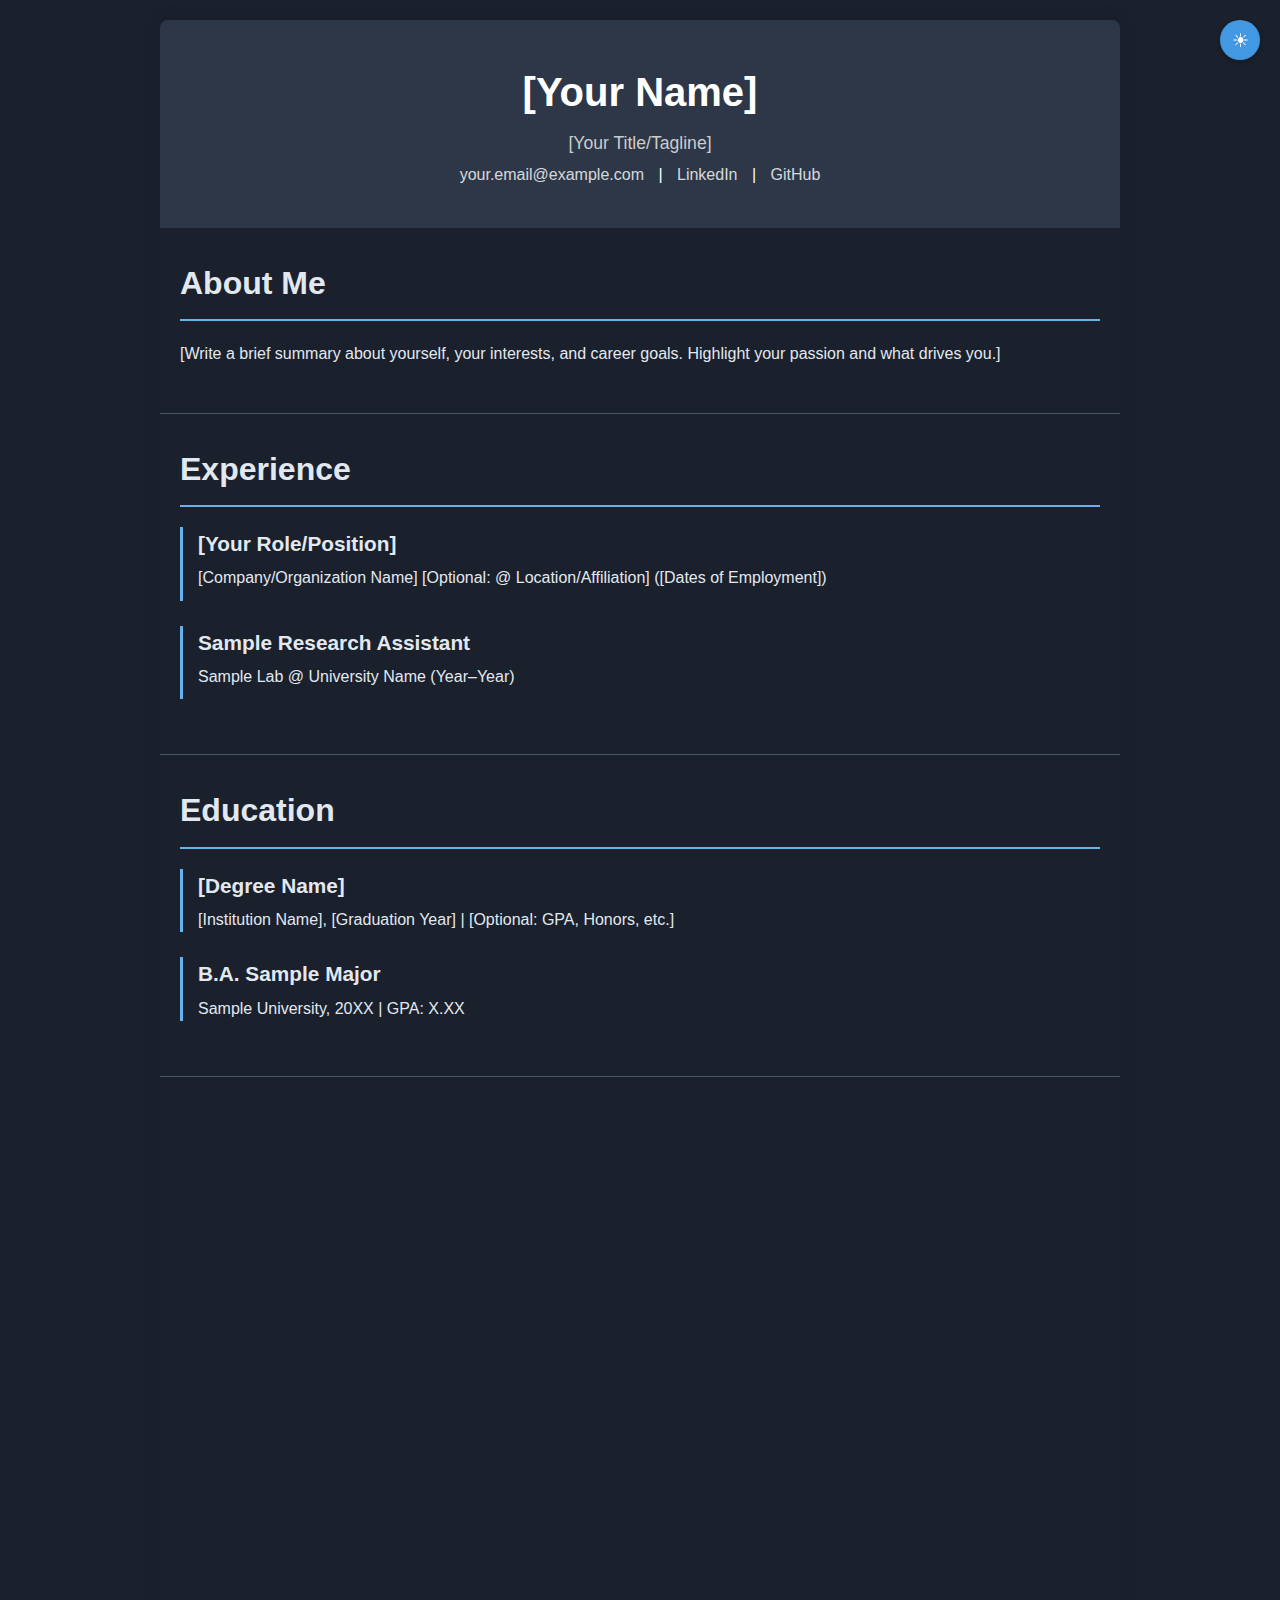
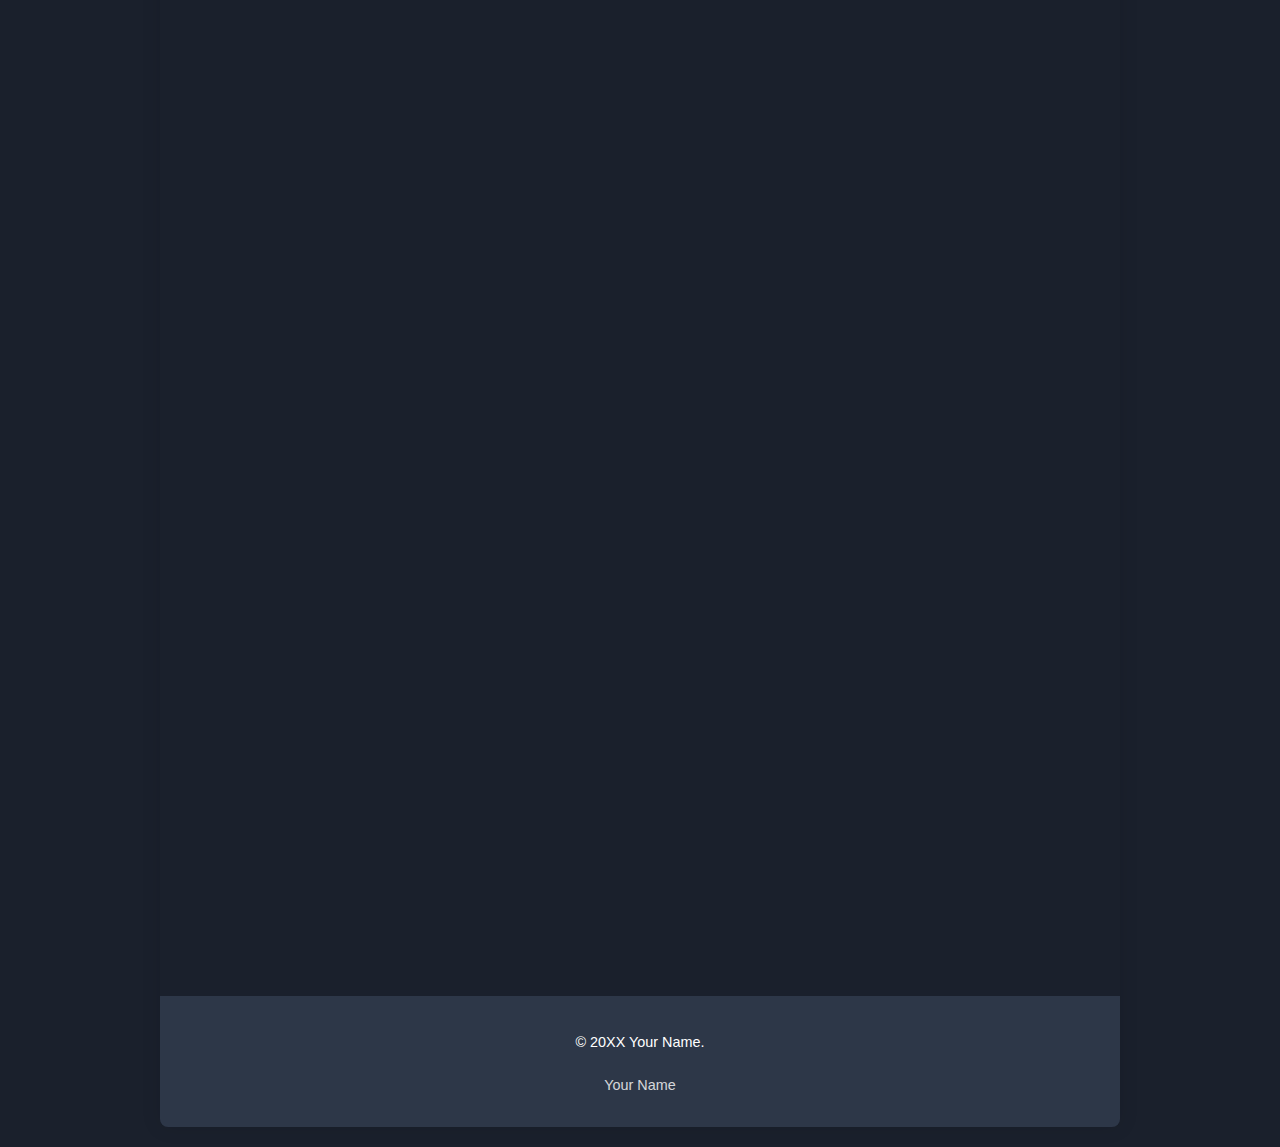
<file: cv-template.html>
<!DOCTYPE html>
<html lang="en">
<head>
    <meta charset="UTF-8">
    <meta name="viewport" content="width=device-width, initial-scale=1.0">
    <title>Your Name - CV Template</title>
    <style>
        /*
        This CSS provides the styling for the interactive CV template.
        Feel free to modify the colors, fonts, and layout to match your personal brand.

        Key Sections:
        - :root and .dark-mode: Define color variables for easy theme switching.
        - body: Basic page styling.
        - .container: Centers and styles the main content area.
        - header: Styles the top section with name and contact info.
        - .contact-info a: Styles the links in the header.
        - section: Basic styling for content sections (About, Experience, etc.).
        - section.visible: Controls the fade-in animation on scroll.
        - section h2: Styles the section titles.
        - .experience-item, .education-item, .portfolio-item: Base styling for list items.
        - .experience-details: Styles the collapsable/hoverable details sections.
        - .experience-item:hover .experience-details: Makes details visible on hover.
        - .skill-category: Styles the skill category containers.
        - .skill-category h3: Styles the skill category titles (smaller font, cursor).
        - .skill-list-details: Styles the container for the skill bubbles (hidden by default).
        - .skill-category h3:hover + .skill-list-details: Makes skill bubbles visible on hover of the title.
        - .skill-category.active .skill-list-details: Makes skill bubbles visible on click (for mobile).
        - .skill-list-details ul: Styles the list containing skill bubbles (flexbox).
        - .skill-list-details li: Styles the individual skill bubbles.
        - .portfolio-item: Styles individual portfolio entries.
        - #contact form: Styles the contact form layout.
        - #contact input, #contact textarea: Styles form input fields.
        - #contact button: Styles the form submit button.
        - footer: Styles the footer section.
        - .linkedin-badge-container: Centers the LinkedIn badge.
        - .theme-toggle: Styles the fixed theme toggle button.

        Adjust values like max-width, padding, margins, font sizes, and colors
        to customize the look and feel.
        */

        :root {
            --background-color: #f4f4f4;
            --text-color: #333;
            --header-bg: #333;
            --header-text: #fff;
            --section-border: #e0e0e0;
            --section-title-border: #007bff;
            --skill-bg: #007bff;
            --skill-text: #fff;
            --link-color: #007bff;
            --link-hover-color: #0056b3;
            --button-bg: #007bff;
            --button-text: #fff;
            --button-hover-bg: #0056b3;
            --input-border: #ccc;
            --input-bg: #fff;
        }

        .dark-mode {
            --background-color: #1a202c;
            --text-color: #e2e8f0;
            --header-bg: #2d3748;
            --header-text: #fff;
            --section-border: #4a5568;
            --section-title-border: #63b3ed;
            --skill-bg: #4299e1;
            --skill-text: #fff;
            --link-color: #63b3ed;
            --link-hover-color: #3182ce;
            --button-bg: #4299e1;
            --button-text: #fff;
            --button-hover-bg: #3182ce;
            --input-border: #4a5568;
            --input-bg: #2d3748;
        }

        body {
            font-family: sans-serif;
            line-height: 1.6;
            margin: 0;
            padding: 0;
            background-color: var(--background-color);
            color: var(--text-color);
            transition: background-color 0.3s ease, color 0.3s ease;
        }

        .container {
            width: 90%;
            max-width: 960px;
            margin: 20px auto;
            overflow: hidden;
            background: var(--background-color); /* Use background variable */
            box-shadow: 0 0 20px rgba(0, 0, 0, 0.1);
            border-radius: 8px;
        }

        header {
            background-color: var(--header-bg);
            color: var(--header-text);
            padding: 40px 20px;
            text-align: center;
        }

        header h1 {
            margin: 0;
            font-size: 2.5em;
        }

        header p {
            margin: 5px 0;
            font-size: 1.1em;
            color: #ccc;
        }

        .contact-info a {
            color: var(--header-text);
            text-decoration: none;
            margin: 0 10px;
            opacity: 0.8;
            transition: opacity 0.3s ease;
        }

        .contact-info a:hover {
            opacity: 1;
            text-decoration: underline;
        }

        section {
            padding: 30px 20px;
            border-bottom: 1px solid var(--section-border);
            opacity: 0; /* Initial state for animation */
            transform: translateY(20px); /* Initial state for animation */
            transition: opacity 0.6s ease-out, transform 0.6s ease-out;
        }
         section.visible {
            opacity: 1;
            transform: translateY(0);
        }

        section:last-child {
            border-bottom: none;
        }

        section h2 {
            color: var(--text-color);
            font-size: 2em;
            margin-top: 0;
            margin-bottom: 20px;
            border-bottom: 2px solid var(--section-title-border);
            padding-bottom: 10px;
        }

        .experience-item, .education-item, .portfolio-item {
            margin-bottom: 25px;
            padding-left: 15px;
            border-left: 3px solid var(--section-title-border);
        }

        .experience-item h3, .education-item h3, .portfolio-item h3 {
            margin: 0 0 5px 0;
            font-size: 1.3em;
            color: var(--text-color);
        }
         .experience-item p, .education-item p, .portfolio-item p {
            margin: 5px 0;
            color: var(--text-color);
        }
        /* Style for links within experience items */
        .experience-item a {
             color: var(--text-color); /* Inherit text color */
             text-decoration: none;
             transition: color 0.3s ease;
        }
        .experience-item a:hover {
             color: var(--link-hover-color); /* Use link hover color */
             text-decoration: underline;
        }

        /* Styling for the experience details dropdown */
        .experience-details {
            margin-top: 10px;
            padding-left: 10px;
            border-left: 2px solid var(--section-border);
            overflow: hidden; /* Hide overflow content */
            max-height: 0; /* Start hidden */
            opacity: 0;
            transition: max-height 0.5s ease-in-out, opacity 0.5s ease-in-out;
        }

        /* Show experience details on hover of the parent experience-item */
        .experience-item:hover .experience-details {
            max-height: 500px; /* Adjust as needed to fit content */
            opacity: 1;
        }

        /* Remove button styling as it's no longer used for hover */
        .toggle-details-button {
           display: none; /* Hide the button */
        }


        /* Styling for skill categories and list */
        .skill-category {
            margin-bottom: 15px;
            border-left: 3px solid var(--section-title-border); /* Match experience item styling */
            padding-left: 15px;
        }

        .skill-category h3 {
            margin: 0 0 5px 0;
            font-size: 1.1em; /* Smaller font size for category title */
            color: var(--text-color);
            cursor: pointer; /* Indicate it's interactive */
             /* Add a small arrow or indicator if desired */
             /* content: '▼'; */
             /* margin-left: 5px; */
        }

        .skill-list-details {
            margin-top: 10px;
            padding-left: 0; /* Remove left padding here */
            border-left: none; /* Remove border here */
            overflow: hidden;
            max-height: 0; /* Start hidden */
            opacity: 0;
            transition: max-height 0.5s ease-in-out, opacity 0.5s ease-in-out;
        }

        /* Show skill details on hover of the H3 (less sensitive) */
        .skill-category h3:hover + .skill-list-details {
             max-height: 500px; /* Adjust as needed */
             opacity: 1;
        }

         /* Show skill details when the skill-category is clicked (for touch/mobile) */
         .skill-category.active .skill-list-details {
             max-height: 500px; /* Adjust as needed */
             opacity: 1;
         }


        .skill-list-details ul {
            list-style: none; /* Remove default bullets */
            padding: 0;
            margin: 0;
            display: flex; /* Use flexbox for bubbles */
            flex-wrap: wrap;
            gap: 8px; /* Space between bubbles */
        }

        .skill-list-details li {
             background: var(--skill-bg); /* Apply bubble background */
             color: var(--skill-text); /* Apply bubble text color */
             padding: 5px 10px; /* Padding inside bubbles */
             border-radius: 15px; /* Rounded corners for bubbles */
             font-size: 0.9em; /* Smaller font size for bubbles */
             transition: background-color 0.3s ease;
             flex-shrink: 0; /* Prevent shrinking */
        }
         .dark-mode .skill-list-details li {
             background: var(--skill-bg); /* Ensure dark mode skill bg is applied */
         }


        .portfolio-item {
             margin-bottom: 25px;
             padding-left: 0; /* Remove left padding */
             border-left: none; /* Remove border */
        }

        .portfolio-item h3 {
             margin: 0 0 5px 0;
             font-size: 1.3em;
             color: var(--text-color);
        }
         .portfolio-item p {
             margin: 5px 0;
             color: var(--text-color);
         }
         .portfolio-item a {
              color: var(--link-color);
              text-decoration: none;
              transition: color 0.3s ease;
         }
         .portfolio-item a:hover {
              color: var(--link-hover-color);
              text-decoration: underline;
         }


        #contact form {
             display: grid;
             gap: 15px;
        }
        #contact input, #contact textarea {
             width: 100%;
             padding: 12px;
             border: 1px solid var(--input-border);
             border-radius: 4px;
             background-color: var(--input-bg);
             color: var(--text-color);
             transition: border-color 0.3s ease, background-color 0.3s ease;
             box-sizing: border-box; /* Include padding in width */
        }
        #contact button {
             background-color: var(--button-bg);
             color: var(--button-text);
             padding: 12px 20px;
             border: none;
             border-radius: 4px;
             cursor: pointer;
             font-size: 1em;
             transition: background-color 0.3s ease;
        }
        #contact button:hover {
             background-color: var(--button-hover-bg);
        }


        footer {
            background-color: var(--header-bg);
            color: var(--header-text);
            padding: 30px 20px;
            text-align: center;
            font-size: 0.9em; /* Smaller font for footer text */
        }
         footer p {
             margin: 5px 0;
         }
         footer a {
             color: var(--header-text);
             text-decoration: none;
             margin: 0 5px;
             opacity: 0.8;
             transition: opacity 0.3s ease;
         }
         footer a:hover {
             opacity: 1;
             text-decoration: underline;
         }

        /* CSS to center the LinkedIn badge container */
         footer .linkedin-badge-container {
             display: flex;
             justify-content: center;
             margin-top: 20px; /* Space above LinkedIn badge */
         }


        .theme-toggle {
            position: fixed;
            top: 20px;
            right: 20px;
            background-color: var(--button-bg);
            color: var(--button-text);
            border: none;
            border-radius: 50%;
            width: 40px;
            height: 40px;
            cursor: pointer;
            font-size: 1.2em;
            display: flex;
            justify-content: center;
            align-items: center;
            box-shadow: 0 2px 5px rgba(0,0,0,0.2);
            z-index: 1000;
            transition: background-color 0.3s ease;
        }
         .theme-toggle:hover {
             background-color: var(--button-hover-bg);
         }

    </style>
</head>
<body>
    <button class="theme-toggle" id="theme-toggle" aria-label="Toggle light and dark mode">
        ☀︎
    </button>

    <div class="container">
        <header>
            <h1>[Your Name]</h1>
            <p>[Your Title/Tagline]</p>
            <div class="contact-info">
                <a href="mailto:your.email@example.com">your.email@example.com</a> |
                <a href="https://www.linkedin.com/in/your-linkedin-vanity-name" target="_blank" rel="noopener noreferrer">LinkedIn</a> |
                <a href="https://github.com/your-github-username/" target="_blank" rel="noopener noreferrer">GitHub</a>
                 </div>
        </header>

        <section id="about">
            <h2>About Me</h2>
            <p>
                [Write a brief summary about yourself, your interests, and career goals.
                Highlight your passion and what drives you.]
            </p>
        </section>

        <section id="experience">
            <h2>Experience</h2>
            <div class="experience-item">
                <h3>[Your Role/Position]</h3>
                <p>[Company/Organization Name] <a href="[Link to Company/Lab Website]" target="_blank" rel="noopener noreferrer">[Optional: @ Location/Affiliation]</a> ([Dates of Employment])</p>
                 <div class="experience-details">
                    <p>[Describe your key responsibilities, projects, and achievements here.]</p>
                    <p>[Optional: Add PI/Director/Advisor information if relevant.]</p>
                 </div>
            </div>
             <div class="experience-item">
                <h3>Sample Research Assistant</h3>
                <p>Sample Lab @ University Name (Year–Year)</p>
                 <div class="experience-details">
                    <p>Assisted with data collection and analysis for a research project on [Topic].</p>
                    <p>PI: Dr. Jane Doe, PhD</p>
                 </div>
            </div>
             </section>

        <section id="education">
            <h2>Education</h2>
             <div class="education-item">
                <h3>[Degree Name]</h3>
                <p>[Institution Name], [Graduation Year] | [Optional: GPA, Honors, etc.]</p>
            </div>
             <div class="education-item">
                <h3>B.A. Sample Major</h3>
                <p>Sample University, 20XX | GPA: X.XX</p>
            </div>
        </section>

        <section id="portfolio">
             <h2>Portfolio</h2>
             <div class="portfolio-item">
                 <h3>[Project Title]</h3>
                 <p>[Brief description of the project and technologies used.]</p>
                 <a href="[Link to Project/Case Study]" target="_blank" rel="noopener noreferrer">Learn More</a>
             </div>
              <div class="portfolio-item">
                 <h3>Sample Web Project</h3>
                  <p>A description of a cool web project.</p>
                 <a href="#">Learn More</a>
             </div>
         </section>


        <section id="skills">
            <h2>Skills</h2>
             <div class="skill-category">
                <h3>[Skill Category Title]</h3>
                <div class="skill-list-details">
                    <ul>
                        <li>[Individual Skill 1]</li>
                        <li>[Individual Skill 2]</li>
                        </ul>
                </div>
            </div>
             <div class="skill-category">
                <h3>Programming Languages</h3>
                <div class="skill-list-details">
                    <ul>
                        <li>Python</li>
                        <li>JavaScript</li>
                        <li>HTML</li>
                        <li>CSS</li>
                    </ul>
                </div>
            </div>
             <div class="skill-category">
                <h3>Software & Tools</h3>
                <div class="skill-list-details">
                    <ul>
                        <li>Figma</li>
                        <li>Git</li>
                        <li>VS Code</li>
                    </ul>
                </div>
            </div>
        </section>

        <section id="other-experience">
            <h2>Other Experience</h2>
             <div class="experience-item">
                <h3>[Your Role/Position]</h3>
                <p>[Company/Organization Name] ([Dates of Involvement])</p>
                <p>[Location, if applicable]</p>
                 <div class="experience-details">
                    <p>[Describe your responsibilities and contributions.]</p>
                 </div>
            </div>
             <div class="experience-item">
                <h3>Sample Volunteer Role</h3>
                <p>Sample Organization (Year–Year)</p>
                <p>Sample City, State</p>
                 <div class="experience-details">
                    <p>Helped with [Task].</p>
                 </div>
            </div>
        </section>

        <section id="contact">
            <h2>Contact Me</h2>
             <form action="https://formspree.io/f/your-formspree-endpoint" method="POST">
                 <input type="text" name="name" placeholder="Your Name" required>
                 <input type="email" name="email" placeholder="Your Email" required>
                 <textarea name="message" placeholder="Your Message" required rows="6"></textarea>
                 <button type="submit">Send Message</button>
             </form>
             </section>

        <footer>
            <p>&copy; 20XX Your Name.</p>
            <div class="linkedin-badge-container">
                <div class="badge-base LI-profile-badge" data-locale="en_US" data-size="medium" data-theme="dark" data-type="VERTICAL" data-vanity="your-linkedin-vanity-name" data-version="v1">
                    <a class="badge-base__link LI-simple-link" href="https://www.linkedin.com/in/your-linkedin-vanity-name">Your Name</a>
                </div>
            </div>
        </footer>
    </div>

    <script type="text/javascript" src="https://platform.linkedin.com/badges/js/profile.js" async defer></script>

    <script>
        /*
        This script handles the theme toggle functionality and the scroll animations.
        It also includes logic for making skill categories clickable on touch devices.
        You can keep it as is or modify it.
        */

        const themeToggleBtn = document.getElementById('theme-toggle');
        const htmlElement = document.documentElement;

        // Check local storage for theme preference
        const currentTheme = localStorage.getItem('theme');

        // Default to dark mode if no theme is stored
        // You can change 'dark-mode' to 'light-mode' here to default to light mode
        if (!currentTheme) {
            htmlElement.classList.add('dark-mode');
            themeToggleBtn.textContent = '☀︎'; // Sun icon for dark mode
            // Attempt to update LinkedIn badge theme if possible
            const linkedinBadge = document.querySelector('.LI-profile-badge');
            if (linkedinBadge) {
               linkedinBadge.setAttribute('data-theme', 'dark'); // Default badge theme
            }
        } else {
             // Apply stored theme
            htmlElement.classList.add(currentTheme);
            if (currentTheme === 'dark-mode') {
                themeToggleBtn.textContent = '☀︎'; // Sun icon for dark mode
                 const linkedinBadge = document.querySelector('.LI-profile-badge');
                 if (linkedinBadge) {
                     linkedinBadge.setAttribute('data-theme', 'dark');
                 }

            } else {
                 htmlElement.classList.remove('dark-mode');
                 htmlElement.classList.add('light-mode');
                 themeToggleBtn.textContent = '☾'; // Change to moon
                 const linkedinBadge = document.querySelector('.LI-profile-badge');
                 if (linkedinBadge) {
                     linkedinBadge.setAttribute('data-theme', 'light');
                 }
            }
        }


        themeToggleBtn.addEventListener('click', () => {
            if (htmlElement.classList.contains('light-mode')) {
                htmlElement.classList.remove('light-mode');
                htmlElement.classList.add('dark-mode');
                themeToggleBtn.textContent = '☀︎'; // Change to sun
                localStorage.setItem('theme', 'dark-mode');
                // Attempt to update LinkedIn badge theme (might require re-initialization if badge JS supports it)
                const linkedinBadge = document.querySelector('.LI-profile-badge');
                 if (linkedinBadge) {
                    linkedinBadge.setAttribute('data-theme', 'dark');
                 }


            } else {
                htmlElement.classList.remove('dark-mode');
                htmlElement.classList.add('light-mode');
                themeToggleBtn.textContent = '☾'; // Change to moon
                localStorage.setItem('theme', 'light-mode');
                 // Attempt to update LinkedIn badge theme
                 const linkedinBadge = document.querySelector('.LI-profile-badge');
                 if (linkedinBadge) {
                     linkedinBadge.setAttribute('data-theme', 'light');
                 }
            }
        });

         // Simple Intersection Observer for fade-in animation on scroll
         const sections = document.querySelectorAll('section');

         const observer = new IntersectionObserver((entries) => {
             entries.forEach(entry => {
                 if (entry.isIntersecting) {
                     entry.target.classList.add('visible');
                     // Optionally, unobserve after revealing
                     // observer.unobserve(entry.target);
                 } else {
                     // Optional: remove 'visible' class when section is out of view
                      // entry.target.classList.remove('visible');
                 }
             });
         }, {
             threshold: 0.2, // Trigger when 20% of the section is visible
              rootMargin: "0px 0px -50px 0px" // Adjust the viewport bottom margin
         });

         sections.forEach(section => {
             observer.observe(section);
         });


        // Add click functionality for skill categories on touch devices
        document.addEventListener('DOMContentLoaded', () => {
             const skillCategories = document.querySelectorAll('.skill-category h3');

             skillCategories.forEach(categoryTitle => {
                 // Check if it's a touch device or narrow screen (you can adjust the max-width)
                 const isTouchDevice = ('ontouchstart' in window) || (navigator.maxTouchPoints > 0) || (navigator.msMaxTouchPoints > 0);
                 const isMobileView = window.matchMedia("(max-width: 768px)").matches;


                 if (isTouchDevice || isMobileView) {
                     categoryTitle.style.cursor = 'pointer'; // Ensure cursor indicates interactivity
                     categoryTitle.addEventListener('click', function() {
                         // Find the parent skill-category and toggle the 'active' class
                         this.parentElement.classList.toggle('active');
                     });
                 }
             });
         });


         // Basic Contact Form Submission (optional, Formspree handles actual sending)
         // If you were handling submission yourself with JS/fetch, this is where you'd do it.
         // With Formspree 'method="POST"' and the action URL in the form tag is sufficient.

    </script>
</body>
</html>
</file>
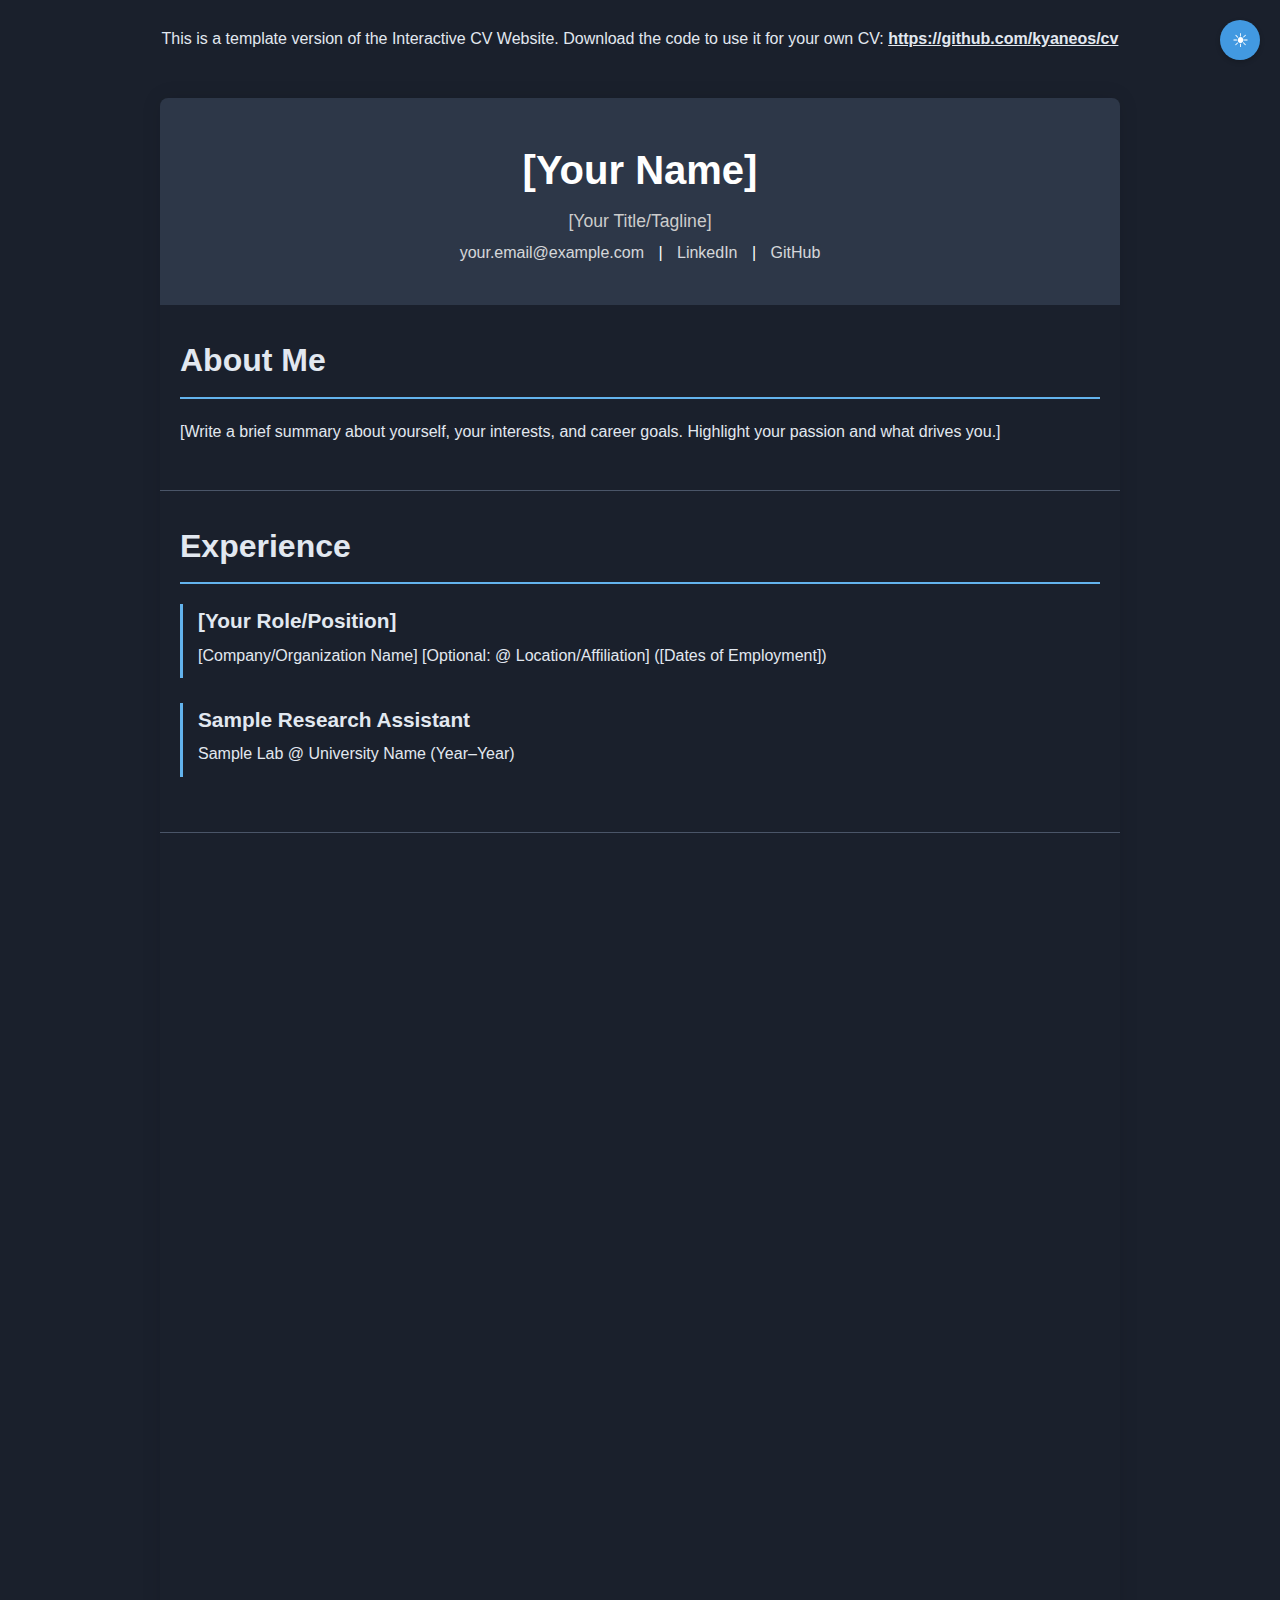
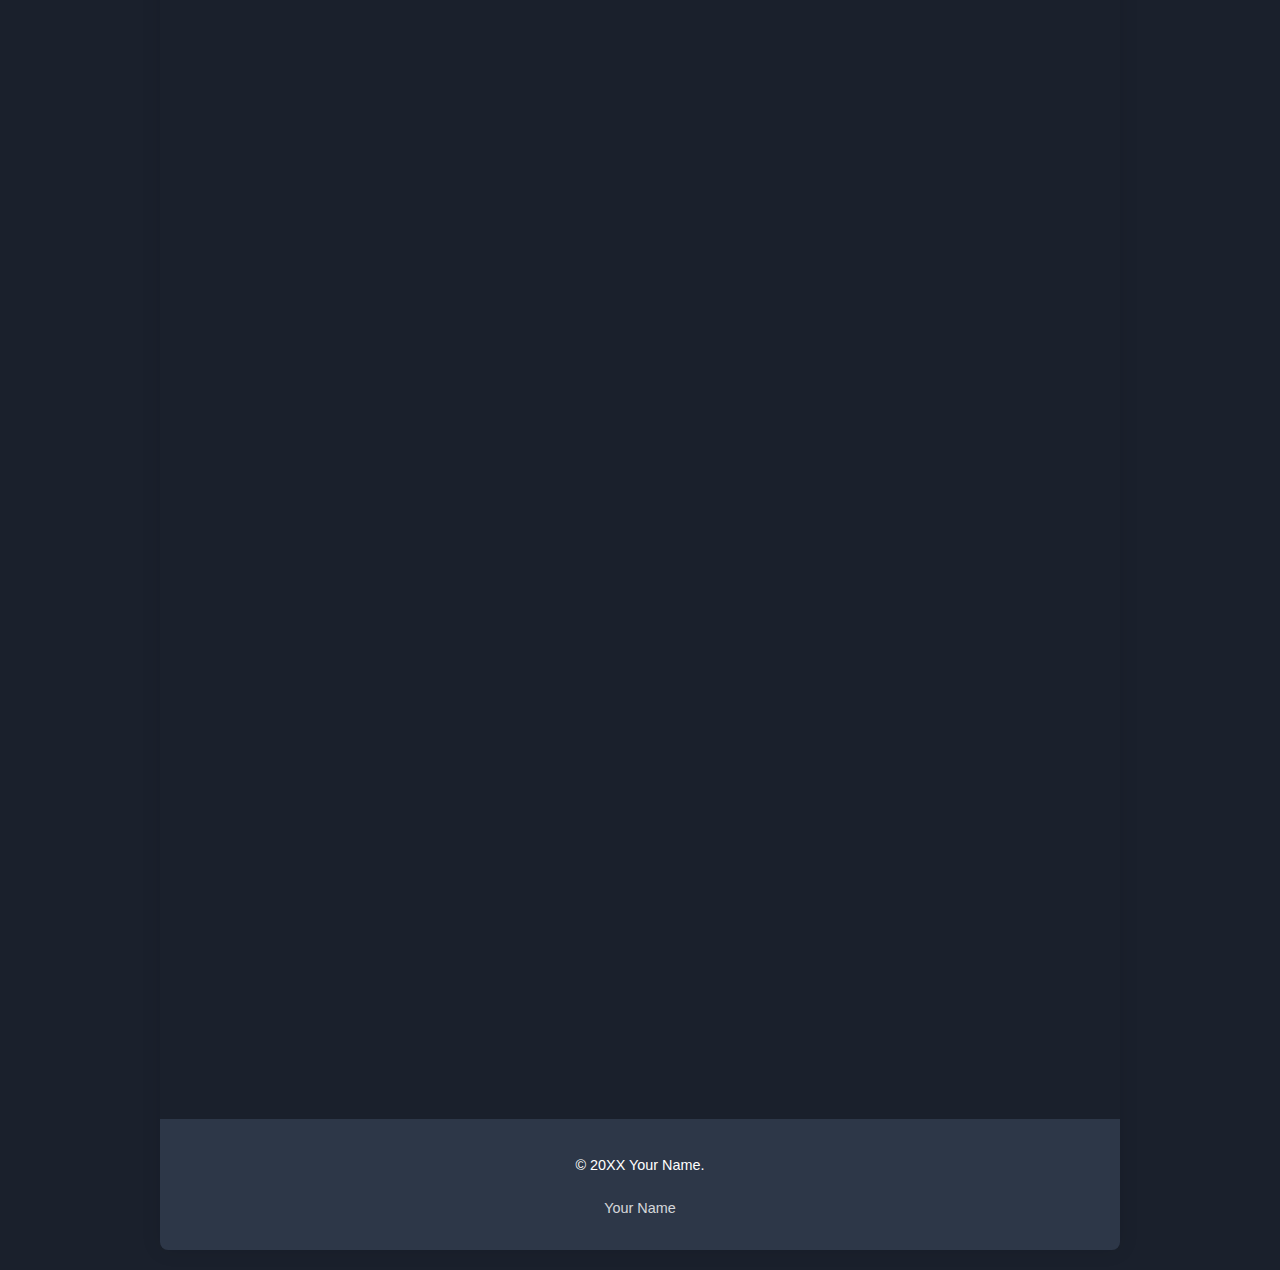
<file: interactive/cv-template.html>
<!DOCTYPE html>
<html lang="en">
<head>
    <meta charset="UTF-8">
    <meta name="viewport" content="width=device-width, initial-scale=1.0">
    <title>Your Name - CV Template</title>
    <meta name="description" content="A template for an interactive curriculum vitae website built with HTML, CSS, and JavaScript.">
    <style>
        /*
        This CSS provides the styling for the interactive CV template.
        Feel free to modify the colors, fonts, and layout to match your personal brand.

        Key Sections:
        - :root and .dark-mode: Define color variables for easy theme switching.
        - body: Basic page styling.
        - .container: Centers and styles the main content area.
        - header: Styles the top section with name and contact info.
        - .contact-info a: Styles the links in the header.
        - section: Basic styling for content sections (About, Experience, etc.).
        - section.visible: Controls the fade-in animation on scroll.
        - section h2: Styles the section titles.
        - .experience-item, .education-item, .portfolio-item: Base styling for list items.
        - .experience-details: Styles the collapsable/hoverable details sections.
        - .experience-item:hover .experience-details: Makes details visible on hover.
        - .skill-category: Styles the skill category containers.
        - .skill-category h3: Styles the skill category titles (smaller font, cursor).
        - .skill-list-details: Styles the container for the skill bubbles (hidden by default).
        - .skill-category h3:hover + .skill-list-details: Makes skill bubbles visible on hover of the title.
        - .skill-category.active .skill-list-details: Makes skill bubbles visible on click (for mobile).
        - .skill-list-details ul: Styles the list containing skill bubbles (flexbox).
        - .skill-list-details li: Styles the individual skill bubbles.
        - .portfolio-item: Styles individual portfolio entries.
        - #contact form: Styles the contact form layout.
        - #contact input, #contact textarea: Styles form input fields.
        - #contact button: Styles the form submit button.
        - footer: Styles the footer section.
        - .linkedin-badge-container: Centers the LinkedIn badge.
        - .theme-toggle: Styles the fixed theme toggle button.
        - .form-message, .form-message.success, .form-message.error: Styles the form submission status messages.


        Adjust values like max-width, padding, margins, font sizes, and colors
        to customize the look and feel.
        */

        :root {
            --background-color: #f4f4f4;
            --text-color: #333;
            --header-bg: #333;
            --header-text: #fff;
            --section-border: #e0e0e0;
            --section-title-border: #007bff;
            --skill-bg: #007bff;
            --skill-text: #fff;
            --link-color: #007bff;
            --link-hover-color: #0056b3;
            --button-bg: #007bff;
            --button-text: #fff;
            --button-hover-bg: #0056b3;
            --input-border: #ccc;
            --input-bg: #fff;
            --error-color: #dc3545; /* Color for validation errors */
        }

        .dark-mode {
            --background-color: #1a202c;
            --text-color: #e2e8f0;
            --header-bg: #2d3748;
            --header-text: #fff;
            --section-border: #4a5568;
            --section-title-border: #63b3ed;
            --skill-bg: #4299e1;
            --skill-text: #fff;
            --link-color: #63b3ed;
            --link-hover-color: #3182ce;
            --button-bg: #4299e1;
            --button-text: #fff;
            --button-hover-bg: #3182ce;
            --input-border: #4a5568;
            --input-bg: #2d3748;
            --error-color: #f8d7da; /* Lighter error color for dark mode */
        }

        body {
            font-family: sans-serif;
            line-height: 1.6;
            margin: 0;
            padding: 0;
            background-color: var(--background-color);
            color: var(--text-color);
            transition: background-color 0.3s ease, color 0.3s ease;
        }
        .template-banner {
            background-color: var(--banner-bg);
            color: var(--banner-text);
            padding: 10px 20px;
            text-align: center;
            font-size: 1em;
            margin-bottom: 20px; /* Space below the banner */
        }
         .template-banner a {
             color: var(--banner-text); /* Link color same as text */
             text-decoration: underline;
             font-weight: bold;
         }
         .template-banner a:hover {
             text-decoration: none;
         }
        .container {
            width: 90%;
            max-width: 960px;
            margin: 20px auto;
            overflow: hidden;
            background: var(--background-color); /* Use background variable */
            box-shadow: 0 0 20px rgba(0, 0, 0, 0.1);
            border-radius: 8px;
        }

        header {
            background-color: var(--header-bg);
            color: var(--header-text);
            padding: 40px 20px;
            text-align: center;
        }

        header h1 {
            margin: 0;
            font-size: 2.5em;
        }

        header p {
            margin: 5px 0;
            font-size: 1.1em;
            color: #ccc;
        }

        .contact-info a {
            color: var(--header-text);
            text-decoration: none;
            margin: 0 10px;
            opacity: 0.8;
            transition: opacity 0.3s ease;
        }

        .contact-info a:hover {
            opacity: 1;
            text-decoration: underline;
        }

        section {
            padding: 30px 20px;
            border-bottom: 1px solid var(--section-border);
            opacity: 0; /* Initial state for animation */
            transform: translateY(20px); /* Initial state for animation */
            transition: opacity 0.6s ease-out, transform 0.6s ease-out;
        }
         section.visible {
            opacity: 1;
            transform: translateY(0);
        }

        section:last-child {
            border-bottom: none;
        }

        section h2 {
            color: var(--text-color);
            font-size: 2em;
            margin-top: 0;
            margin-bottom: 20px;
            border-bottom: 2px solid var(--section-title-border);
            padding-bottom: 10px;
        }

        .experience-item, .education-item, .portfolio-item {
            margin-bottom: 25px;
            padding-left: 15px;
            border-left: 3px solid var(--section-title-border);
        }

        .experience-item h3, .education-item h3, .portfolio-item h3 {
            margin: 0 0 5px 0;
            font-size: 1.3em;
            color: var(--text-color);
        }
         .experience-item p, .education-item p, .portfolio-item p {
            margin: 5px 0;
            color: var(--text-color);
        }
        /* Style for links within experience items */
        .experience-item a {
             color: var(--text-color); /* Inherit text color */
             text-decoration: none;
             transition: color 0.3s ease;
        }
        .experience-item a:hover {
             color: var(--link-hover-color); /* Use link hover color */
             text-decoration: underline;
        }

        /* Styling for the experience details dropdown */
        .experience-details {
            margin-top: 10px;
            padding-left: 10px;
            border-left: 2px solid var(--section-border);
            overflow: hidden; /* Hide overflow content */
            max-height: 0; /* Start hidden */
            opacity: 0;
            transition: max-height 0.5s ease-in-out, opacity 0.5s ease-in-out;
        }

        /* Show experience details on hover of the parent experience-item */
        .experience-item:hover .experience-details {
            max-height: 500px; /* Adjust as needed to fit content */
            opacity: 1;
        }

        /* Remove button styling as it's no longer used for hover */
        .toggle-details-button {
           display: none; /* Hide the button */
        }


        /* Styling for skill categories and list */
        .skill-category {
            margin-bottom: 15px;
            border-left: 3px solid var(--section-title-border); /* Match experience item styling */
            padding-left: 15px;
        }

        .skill-category h3 {
            margin: 0 0 5px 0;
            font-size: 1.1em; /* Smaller font size for category title */
            color: var(--text-color);
            cursor: pointer; /* Indicate it's interactive */
             /* Add a small arrow or indicator if desired */
             /* content: '▼'; */
             /* margin-left: 5px; */
        }

        .skill-list-details {
            margin-top: 10px;
            padding-left: 0; /* Remove left padding here */
            border-left: none; /* Remove border here */
            overflow: hidden;
            max-height: 0; /* Start hidden */
            opacity: 0;
            transition: max-height 0.5s ease-in-out, opacity 0.5s ease-in-out;
        }

        /* Show skill details on hover of the H3 (less sensitive) */
        .skill-category h3:hover + .skill-list-details {
             max-height: 500px; /* Adjust as needed */
             opacity: 1;
        }

         /* Show skill details when the skill-category is clicked (for touch/mobile) */
         .skill-category.active .skill-list-details {
             max-height: 500px; /* Adjust as needed */
             opacity: 1;
         }


        .skill-list-details ul {
            list-style: none; /* Remove default bullets */
            padding: 0;
            margin: 0;
            display: flex; /* Use flexbox for bubbles */
            flex-wrap: wrap;
            gap: 8px; /* Space between bubbles */
        }

        .skill-list-details li {
             background: var(--skill-bg); /* Apply bubble background */
             color: var(--skill-text); /* Apply bubble text color */
             padding: 5px 10px; /* Padding inside bubbles */
             border-radius: 15px; /* Rounded corners for bubbles */
             font-size: 0.9em; /* Smaller font size for bubbles */
             transition: background-color 0.3s ease;
             flex-shrink: 0; /* Prevent shrinking */
        }
         .dark-mode .skill-list-details li {
             background: var(--skill-bg); /* Ensure dark mode skill bg is applied */
         }


        .portfolio-item {
             margin-bottom: 25px;
             padding-left: 0; /* Remove left padding */
             border-left: none; /* Remove border */
        }

        .portfolio-item h3 {
             margin: 0 0 5px 0;
             font-size: 1.3em;
             color: var(--text-color);
        }
         .portfolio-item p {
             margin: 5px 0;
             color: var(--text-color);
         }
         .portfolio-item a {
              color: var(--link-color);
              text-decoration: none;
              transition: color 0.3s ease;
         }
         .portfolio-item a:hover {
              color: var(--link-hover-color);
              text-decoration: underline;
         }


        #contact form {
             display: grid;
             gap: 15px;
        }
        #contact input, #contact textarea {
             width: 100%;
             padding: 12px;
             border: 1px solid var(--input-border);
             border-radius: 4px;
             background-color: var(--input-bg);
             color: var(--text-color);
             transition: border-color 0.3s ease, background-color 0.3s ease;
             box-sizing: border-box; /* Include padding in width */
        }
        #contact button {
             background-color: var(--button-bg);
             color: var(--button-text);
             padding: 12px 20px;
             border: none;
             border-radius: 4px;
             cursor: pointer;
             font-size: 1em;
             transition: background-color 0.3s ease;
        }
        #contact button:hover {
             background-color: var(--button-hover-bg);
        }

        .form-message {
            margin-top: 10px;
            padding: 10px;
            border-radius: 4px;
            font-size: 0.9em;
            text-align: center;
        }

        .form-message.success {
            background-color: #d4edda;
            color: #155724;
            border: 1px solid #c3e6cb;
        }

        .form-message.error {
            background-color: #f8d7da;
            color: #721c24;
            border: 1px solid #f5c6cb;
        }
         .dark-mode .form-message.success {
             background-color: #28a745;
             color: #fff;
             border-color: #28a745;
         }
          .dark-mode .form-message.error {
             background-color: #dc3545;
             color: #fff;
             border-color: #dc3545;
         }


        footer {
            background-color: var(--header-bg);
            color: var(--header-text);
            padding: 30px 20px;
            text-align: center;
            font-size: 0.9em; /* Smaller font for footer text */
        }
         footer p {
             margin: 5px 0;
         }
         footer a {
             color: var(--header-text);
             text-decoration: none;
             margin: 0 5px;
             opacity: 0.8;
             transition: opacity 0.3s ease;
         }
         footer a:hover {
             opacity: 1;
             text-decoration: underline;
         }

        /* CSS to center the LinkedIn badge container */
         footer .linkedin-badge-container {
             display: flex;
             justify-content: center;
             margin-top: 20px; /* Space above LinkedIn badge */
         }


        .theme-toggle {
            position: fixed;
            top: 20px;
            right: 20px;
            background-color: var(--button-bg);
            color: var(--button-text);
            border: none;
            border-radius: 50%;
            width: 40px;
            height: 40px;
            cursor: pointer;
            font-size: 1.2em;
            display: flex;
            justify-content: center;
            align-items: center;
            box-shadow: 0 2px 5px rgba(0,0,0,0.2);
            z-index: 1000;
            transition: background-color 0.3s ease;
        }
         .theme-toggle:hover {
             background-color: var(--button-hover-bg);
         }

    </style>
</head>
<body>
    <button class="theme-toggle" id="theme-toggle" aria-label="Toggle light and dark mode">
        ☀︎
    </button>
    
   <div class="template-banner">
        <p>This is a template version of the Interactive CV Website. Download the code to use it for your own CV: <a href="https://github.com/kyaneos/cv" target="_blank" rel="noopener noreferrer">https://github.com/kyaneos/cv</a></p>
    </div>

    <div class="container">
        <header>
            <h1>[Your Name]</h1>
            <p>[Your Title/Tagline]</p>
            <div class="contact-info">
                <a href="mailto:your.email@example.com">your.email@example.com</a> |
                <a href="https://www.linkedin.com/in/your-linkedin-vanity-name" target="_blank" rel="noopener noreferrer">LinkedIn</a> |
                <a href="https://github.com/your-github-username/" target="_blank" rel="noopener noreferrer">GitHub</a>
                 </div>
        </header>

        <section id="about">
            <h2>About Me</h2>
            <p>
                [Write a brief summary about yourself, your interests, and career goals.
                Highlight your passion and what drives you.]
            </p>
        </section>

        <section id="experience">
            <h2>Experience</h2>
            <div class="experience-item">
                <h3>[Your Role/Position]</h3>
                <p>[Company/Organization Name] <a href="[Link to Company/Lab Website]" target="_blank" rel="noopener noreferrer">[Optional: @ Location/Affiliation]</a> ([Dates of Employment])</p>
                 <div class="experience-details">
                    <p>[Describe your key responsibilities, projects, and achievements here.]</p>
                    <p>[Optional: Add PI/Director/Advisor information if relevant.]</p>
                 </div>
            </div>
             <div class="experience-item">
                <h3>Sample Research Assistant</h3>
                <p>Sample Lab @ University Name (Year–Year)</p>
                 <div class="experience-details">
                    <p>Assisted with data collection and analysis for a research project on [Topic].</p>
                    <p>PI: Dr. Jane Doe, PhD</p>
                 </div>
            </div>
             </section>

        <section id="education">
            <h2>Education</h2>
             <div class="education-item">
                <h3>[Degree Name]</h3>
                <p>[Institution Name], [Graduation Year] | [Optional: GPA, Honors, etc.]</p>
            </div>
             <div class="education-item">
                <h3>B.A. Sample Major</h3>
                <p>Sample University, 20XX | GPA: X.XX</p>
            </div>
        </section>

        <section id="portfolio">
             <h2>Portfolio</h2>
             <div class="portfolio-item">
                 <h3>[Project Title]</h3>
                 <p>[Brief description of the project and technologies used.]</p>
                 <a href="[Link to Project/Case Study]" target="_blank" rel="noopener noreferrer">Learn More</a>
             </div>
              <div class="portfolio-item">
                 <h3>Sample Web Project</h3>
                  <p>A description of a cool web project.</p>
                 <a href="#">Learn More</a>
             </div>
         </section>


        <section id="skills">
            <h2>Skills</h2>
             <div class="skill-category">
                <h3>[Skill Category Title]</h3>
                <div class="skill-list-details">
                    <ul>
                        <li>[Individual Skill 1]</li>
                        <li>[Individual Skill 2]</li>
                        </ul>
                </div>
            </div>
             <div class="skill-category">
                <h3>Programming Languages</h3>
                <div class="skill-list-details">
                    <ul>
                        <li>Python</li>
                        <li>JavaScript</li>
                        <li>HTML</li>
                        <li>CSS</li>
                    </ul>
                </div>
            </div>
             <div class="skill-category">
                <h3>Software & Tools</h3>
                <div class="skill-list-details">
                    <ul>
                        <li>Figma</li>
                        <li>Git</li>
                        <li>VS Code</li>
                    </ul>
                </div>
            </div>
        </section>

        <section id="other-experience">
            <h2>Other Experience</h2>
             <div class="experience-item">
                <h3>[Your Role/Position]</h3>
                <p>[Company/Organization Name] ([Dates of Involvement])</p>
                <p>[Location, if applicable]</p>
                 <div class="experience-details">
                    <p>[Describe your responsibilities and contributions.]</p>
                 </div>
            </div>
             <div class="experience-item">
                <h3>Sample Volunteer Role</h3>
                <p>Sample Organization (Year–Year)</p>
                <p>Sample City, State</p>
                 <div class="experience-details">
                    <p>Helped with [Task].</p>
                 </div>
            </div>
        </section>

        <section id="contact">
            <h2>Contact Me</h2>
             <form id="contact-form" action="https://formspree.io/f/your-formspree-endpoint" method="POST">
                 <input type="text" name="name" placeholder="Your Name" required aria-label="Your Name">
                 <input type="email" name="email" placeholder="Your Email" required aria-label="Your Email">
                 <textarea name="message" placeholder="Your Message" required rows="6" aria-label="Your Message"></textarea>
                 <button type="submit">Send Message</button>
                 <div id="form-status" class="form-message" aria-live="polite"></div>
             </form>
             </section>

        <footer>
            <p>&copy; 20XX Your Name.</p>
            <div class="linkedin-badge-container">
                <div class="badge-base LI-profile-badge" data-locale="en_US" data-size="medium" data-theme="dark" data-type="VERTICAL" data-vanity="your-linkedin-vanity-name" data-version="v1">
                    <a class="badge-base__link LI-simple-link" href="https://www.linkedin.com/in/your-linkedin-vanity-name">Your Name</a>
                </div>
            </div>
        </footer>
    </div>

    <script type="text/javascript" src="https://platform.linkedin.com/badges/js/profile.js" async defer></script>

    <script>
        /*
        This script handles the theme toggle functionality and the scroll animations.
        It also includes logic for making skill categories clickable on touch devices.
        You can keep it as is or modify it.
        */

        const themeToggleBtn = document.getElementById('theme-toggle');
        const htmlElement = document.documentElement;

        // Check local storage for theme preference
        const currentTheme = localStorage.getItem('theme');

        // Default to dark mode if no theme is stored
        // You can change 'dark-mode' to 'light-mode' here to default to light mode
        if (!currentTheme) {
            htmlElement.classList.add('dark-mode');
            themeToggleBtn.textContent = '☀︎'; // Sun icon for dark mode
            // Attempt to update LinkedIn badge theme if possible
            const linkedinBadge = document.querySelector('.LI-profile-badge');
            if (linkedinBadge) {
               linkedinBadge.setAttribute('data-theme', 'dark'); // Default badge theme
            }
        } else {
             // Apply stored theme
            htmlElement.classList.add(currentTheme);
            if (currentTheme === 'dark-mode') {
                themeToggleBtn.textContent = '☀︎'; // Sun icon for dark mode
                 const linkedinBadge = document.querySelector('.LI-profile-badge');
                 if (linkedinBadge) {
                     linkedinBadge.setAttribute('data-theme', 'dark');
                 }

            } else {
                 htmlElement.classList.remove('dark-mode');
                 htmlElement.classList.add('light-mode');
                 themeToggleBtn.textContent = '☾'; // Change to moon
                 const linkedinBadge = document.querySelector('.LI-profile-badge');
                 if (linkedinBadge) {
                     linkedinBadge.setAttribute('data-theme', 'light');
                 }
            }
        }


        themeToggleBtn.addEventListener('click', () => {
            if (htmlElement.classList.contains('light-mode')) {
                htmlElement.classList.remove('light-mode');
                htmlElement.classList.add('dark-mode');
                themeToggleBtn.textContent = '☀︎'; // Change to sun
                localStorage.setItem('theme', 'dark-mode');
                // Attempt to update LinkedIn badge theme (might require re-initialization if badge JS supports it)
                const linkedinBadge = document.querySelector('.LI-profile-badge');
                 if (linkedinBadge) {
                    linkedinBadge.setAttribute('data-theme', 'dark');
                 }


            } else {
                htmlElement.classList.remove('dark-mode');
                htmlElement.classList.add('light-mode');
                themeToggleBtn.textContent = '☾'; // Change to moon
                localStorage.setItem('theme', 'light-mode');
                 // Attempt to update LinkedIn badge theme
                 const linkedinBadge = document.querySelector('.LI-profile-badge');
                 if (linkedinBadge) {
                     linkedinBadge.setAttribute('data-theme', 'light');
                 }
            }
        });

         // Simple Intersection Observer for fade-in animation on scroll
         const sections = document.querySelectorAll('section');

         const observer = new IntersectionObserver((entries) => {
             entries.forEach(entry => {
                 if (entry.isIntersecting) {
                     entry.target.classList.add('visible');
                     // Optionally, unobserve after revealing
                     // observer.unobserve(entry.target);
                 } else {
                     // Optional: remove 'visible' class when section is out of view
                      // entry.target.classList.remove('visible');
                 }
             });
         }, {
             threshold: 0.2, // Trigger when 20% of the section is visible
              rootMargin: "0px 0px -50px 0px" // Adjust the viewport bottom margin
         });

         sections.forEach(section => {
             observer.observe(section);
         });


        // Add click functionality for skill categories on touch devices
        document.addEventListener('DOMContentLoaded', () => {
             const skillCategories = document.querySelectorAll('.skill-category h3');

             skillCategories.forEach(categoryTitle => {
                 // Check if it's a touch device or narrow screen (can adjust max-width)
                 const isTouchDevice = ('ontouchstart' in window) || (navigator.maxTouchPoints > 0) || (navigator.msMaxTouchPoints > 0);
                 const isMobileView = window.matchMedia("(max-width: 768px)").matches;


                 if (isTouchDevice || isMobileView) {
                     categoryTitle.style.cursor = 'pointer'; // Ensure cursor indicates interactivity
                     categoryTitle.addEventListener('click', function() {
                         // Find the parent skill-category and toggle the 'active' class
                         this.parentElement.classList.toggle('active');
                     });
                 }
             });
         });

         // Client-Side Form Validation and Submission Handling
         const contactForm = document.getElementById('contact-form');
         const formStatus = document.getElementById('form-status');

         contactForm.addEventListener('submit', async function(event) {
             event.preventDefault(); // Prevent default form submission

             formStatus.textContent = ''; // Clear previous messages
             formStatus.className = 'form-message'; // Reset message class

             const nameInput = contactForm.elements['name'];
             const emailInput = contactForm.elements['email'];
             const messageInput = contactForm.elements['message'];

             // Basic Validation Checks
             if (nameInput.value.trim() === '' || emailInput.value.trim() === '') {
                 displayFormStatus('Please fill out all required fields.', 'error');
                 return;
             }

             // Simple Email Format Validation
             const emailRegex = /^[^\s@]+@[^\s@]+\.[^\s@]+$/;
             if (!emailRegex.test(emailInput.value.trim())) {
                 displayFormStatus('Please enter a valid email address.', 'error');
                 return;
             }

             // If validation passes, submit the form using fetch
             const formData = new FormData(contactForm);

             try {
                 const response = await fetch(contactForm.action, {
                     method: 'POST',
                     body: formData,
                     headers: {
                         'Accept': 'application/json'
                     }
                 });

                 if (response.ok) {
                     displayFormStatus('Thank you! Your message has been sent.', 'success');
                     contactForm.reset(); // Clear the form
                 } else {
                     // Handle server errors or Formspree issues
                     const data = await response.json();
                     if (data.errors) {
                         displayFormStatus(data.errors.map(error => error.message).join(', '), 'error');
                     } else {
                         displayFormStatus('Oops! There was a problem sending your message.', 'error');
                     }
                 }
             } catch (error) {
                 // Handle network errors
                 displayFormStatus('Oops! There was a network error.', 'error');
                 console.error('Network error:', error);
             }
         });

         function displayFormStatus(message, type) {
             formStatus.textContent = message;
             formStatus.classList.add(type);
         }


    </script>
</body>
</html>
</file>
